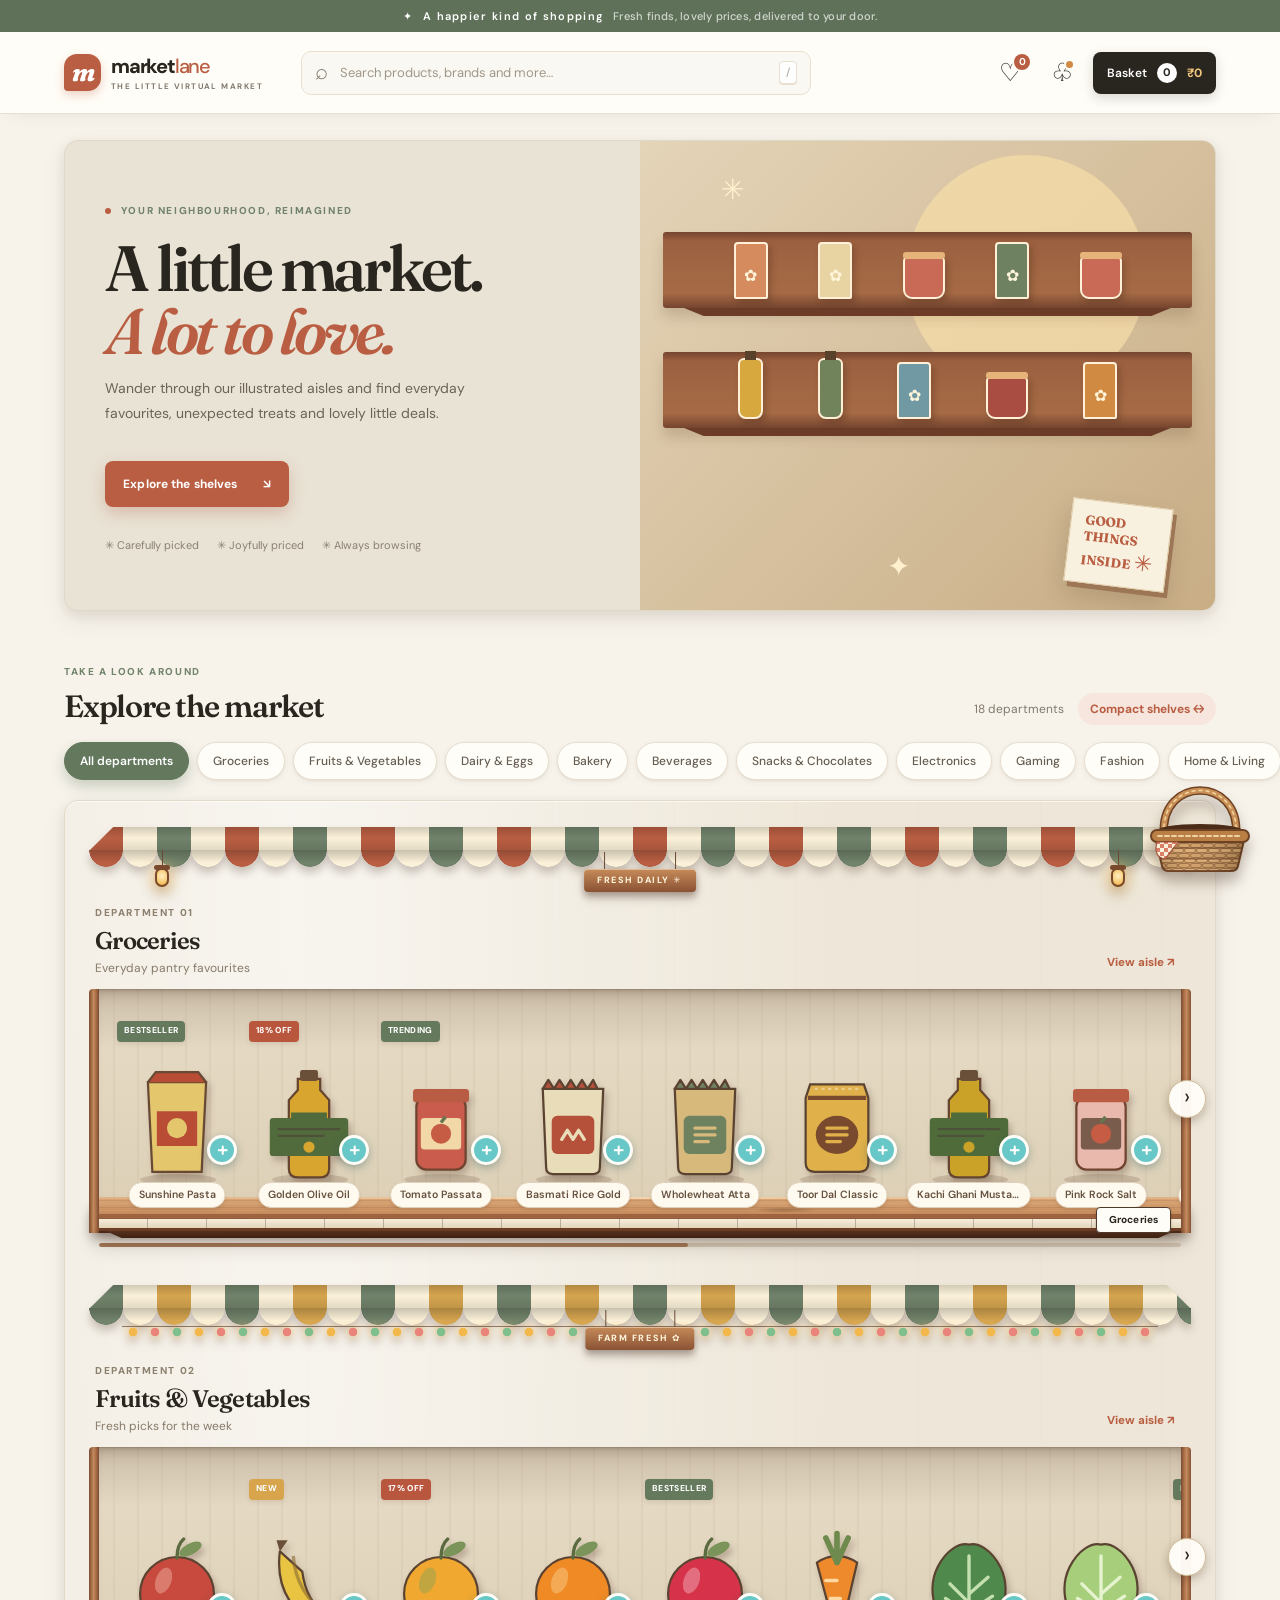
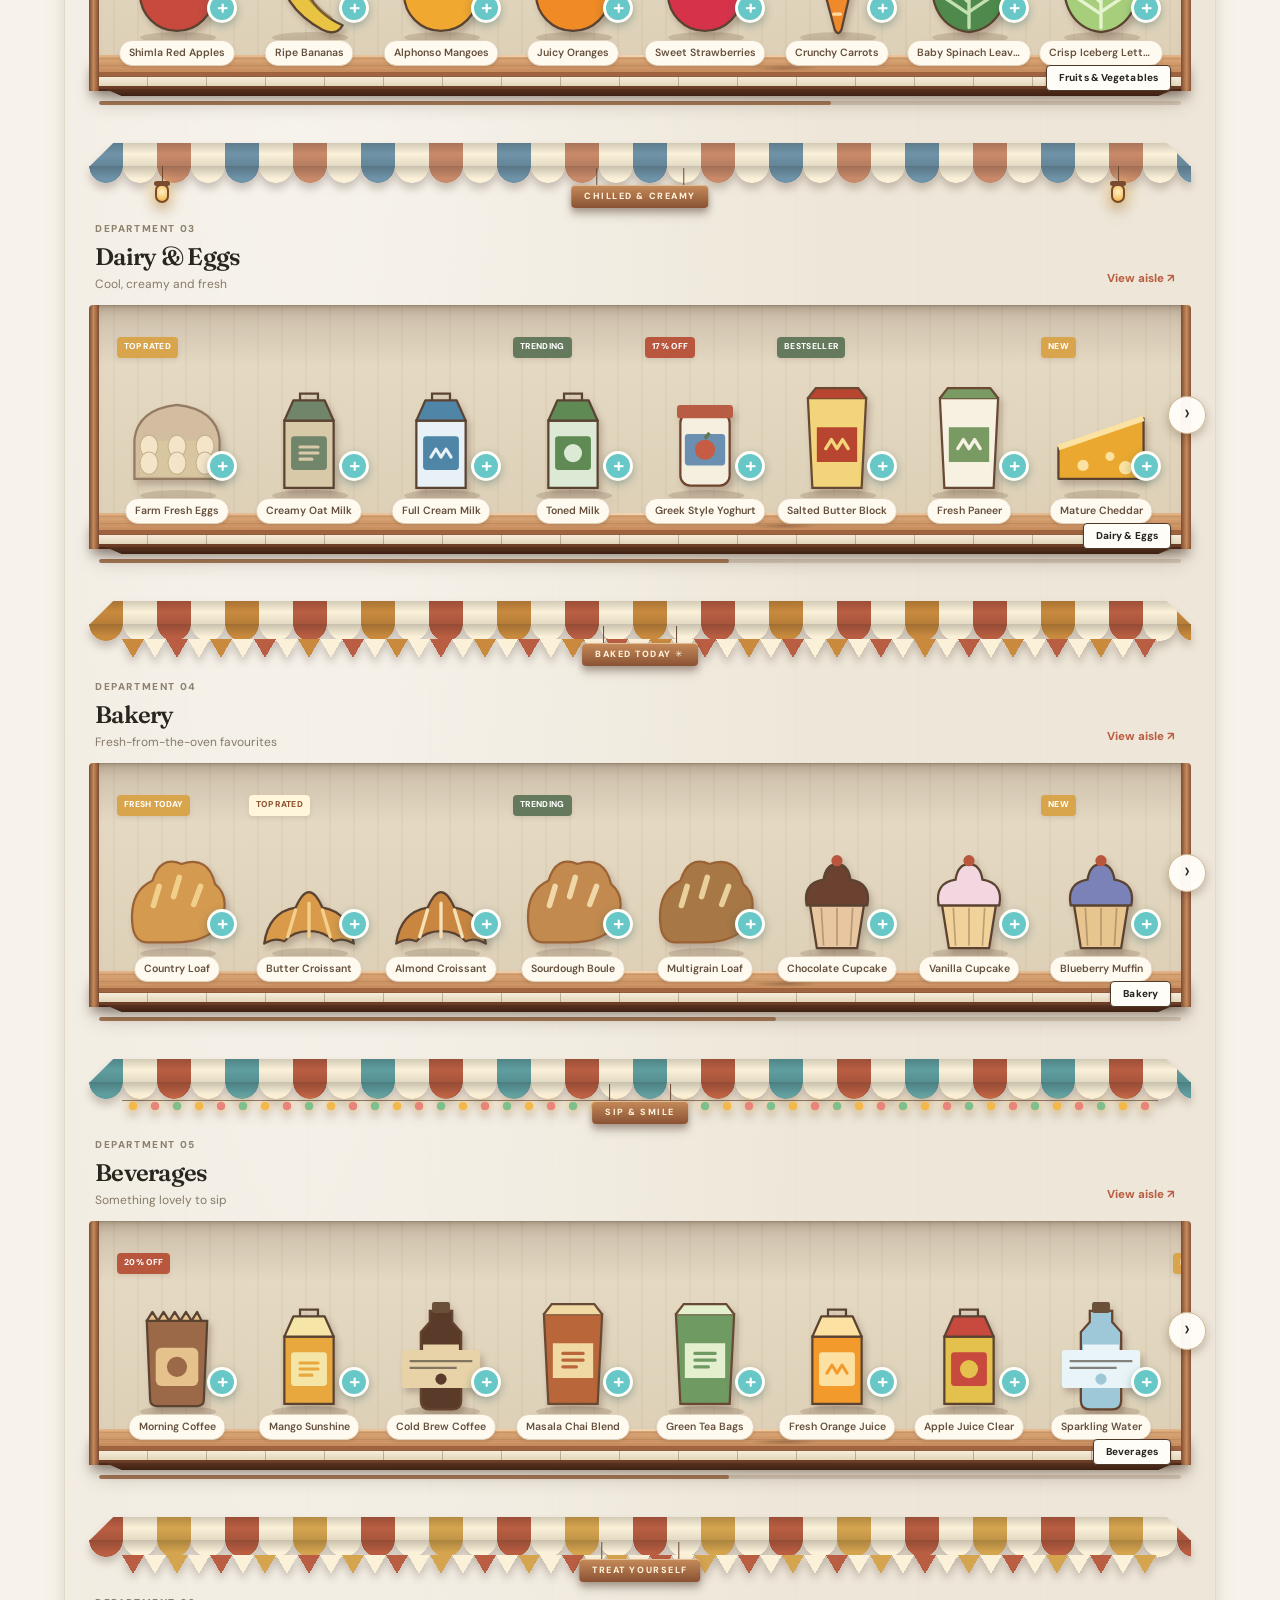
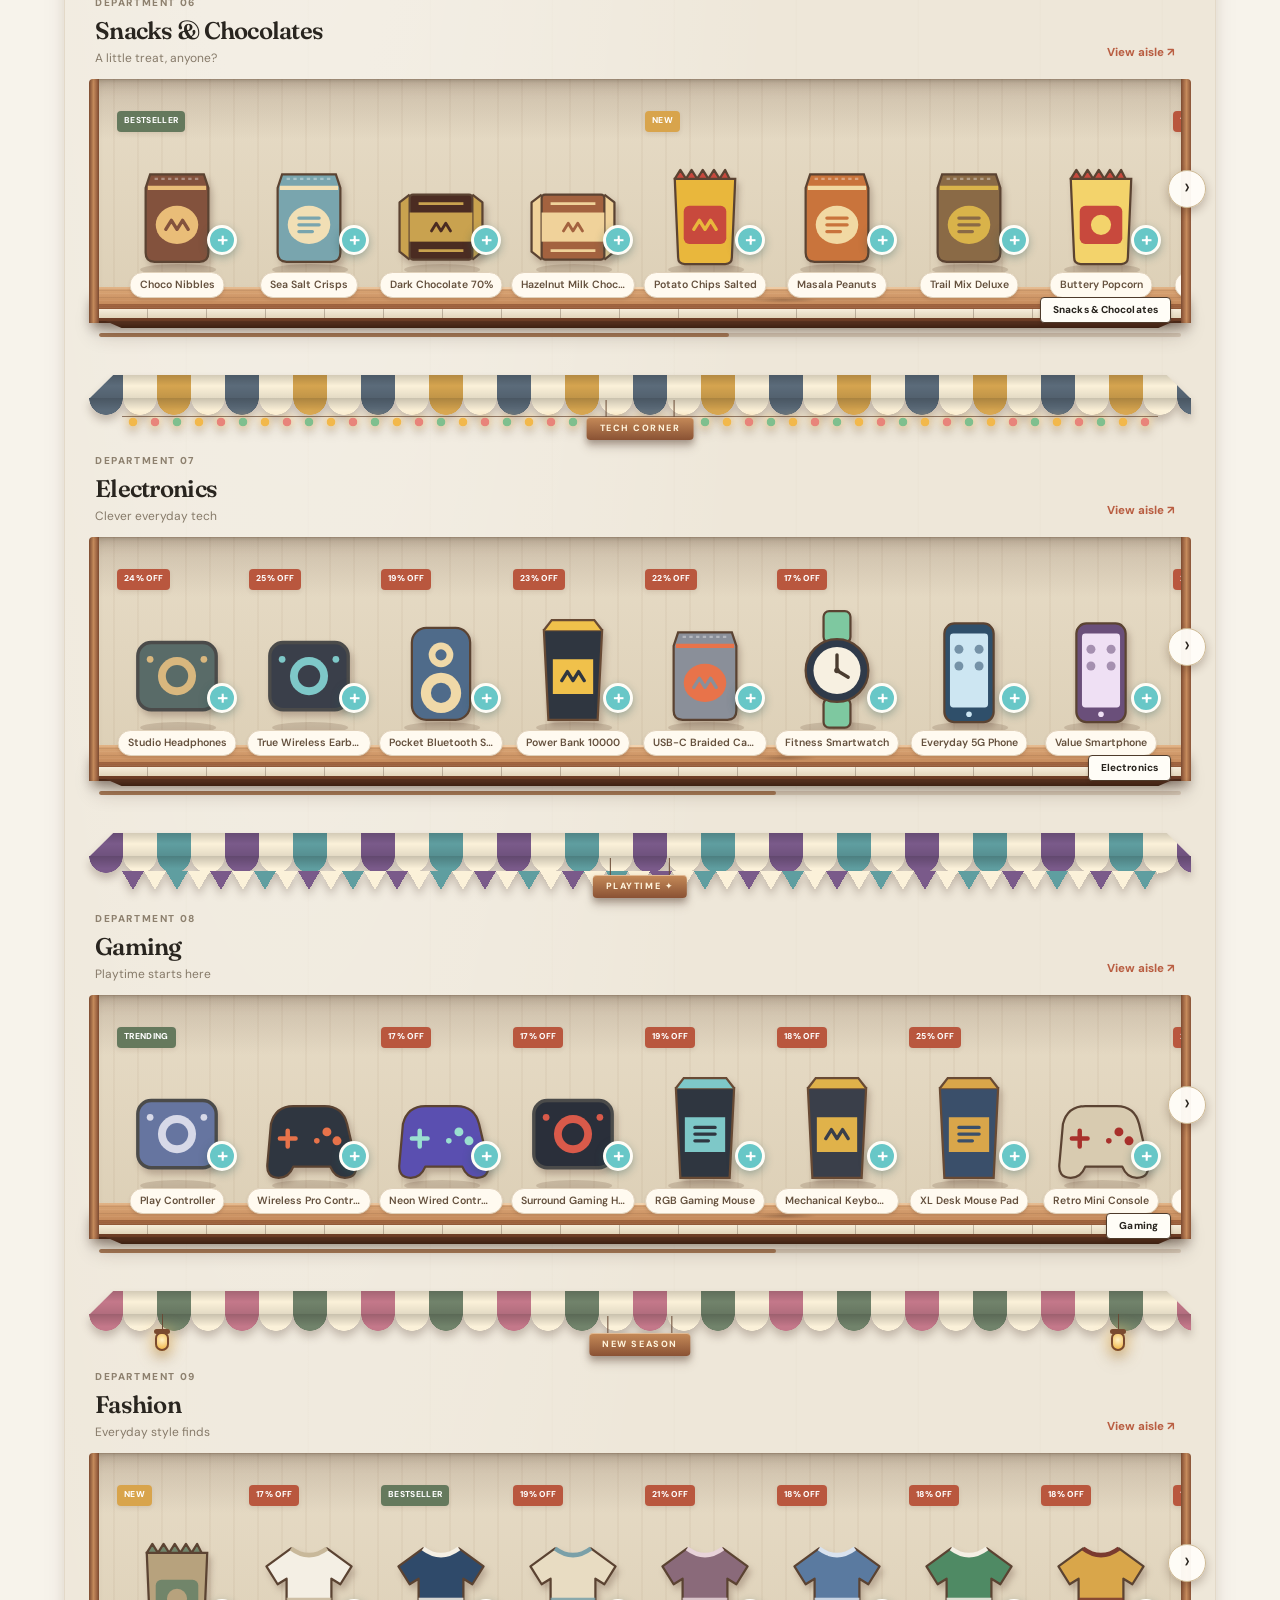
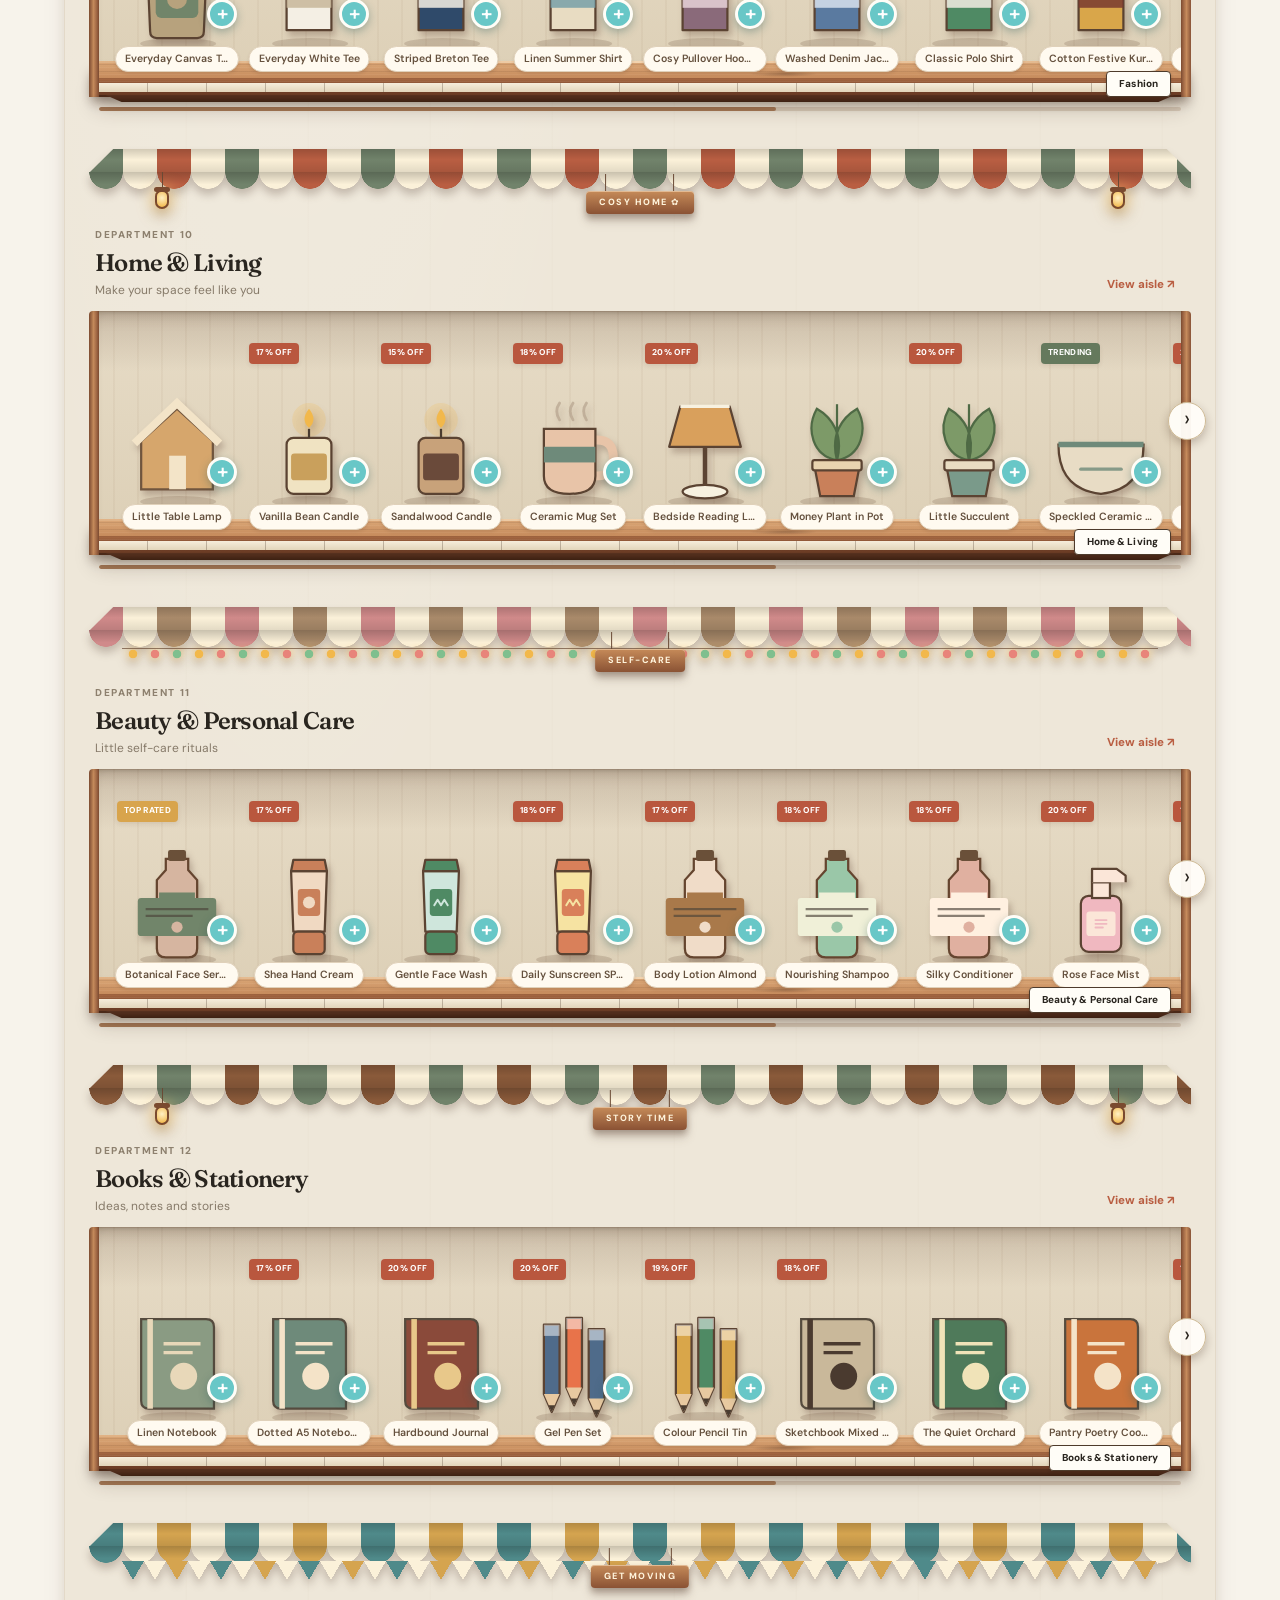
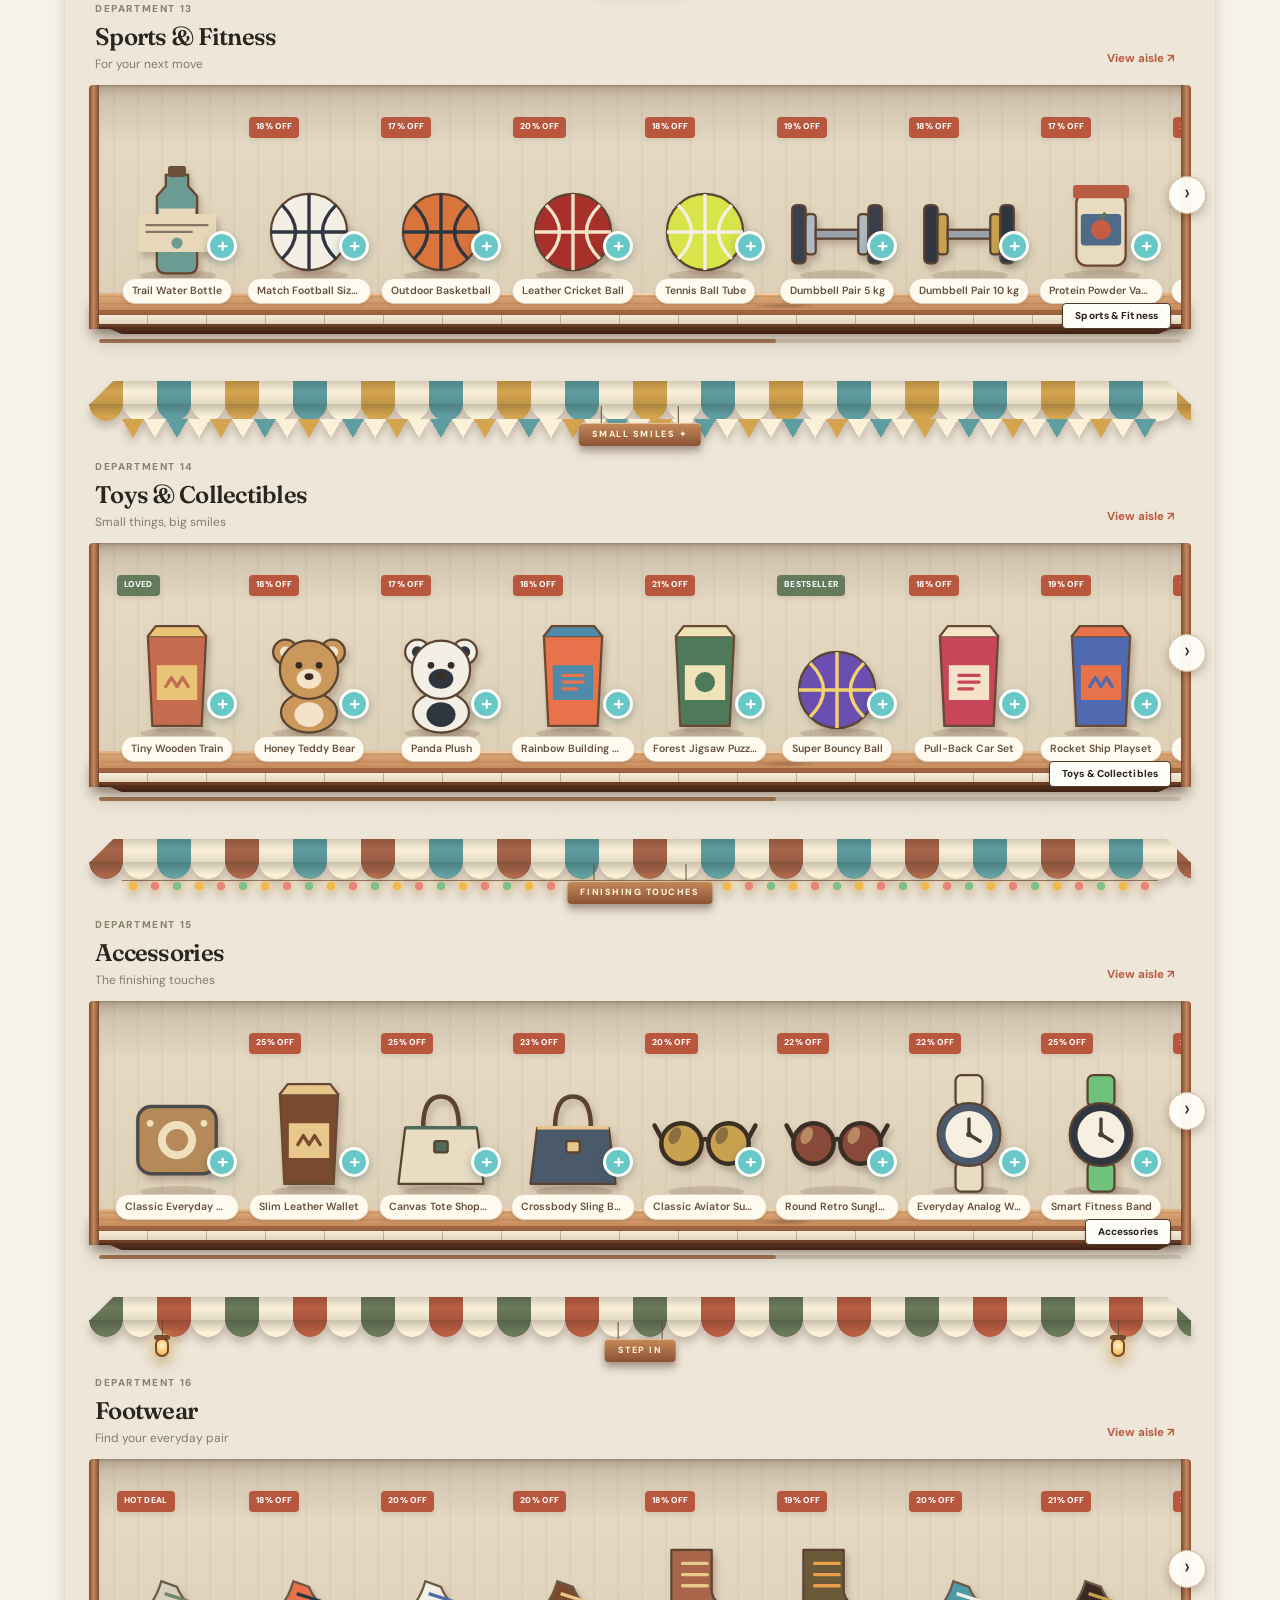
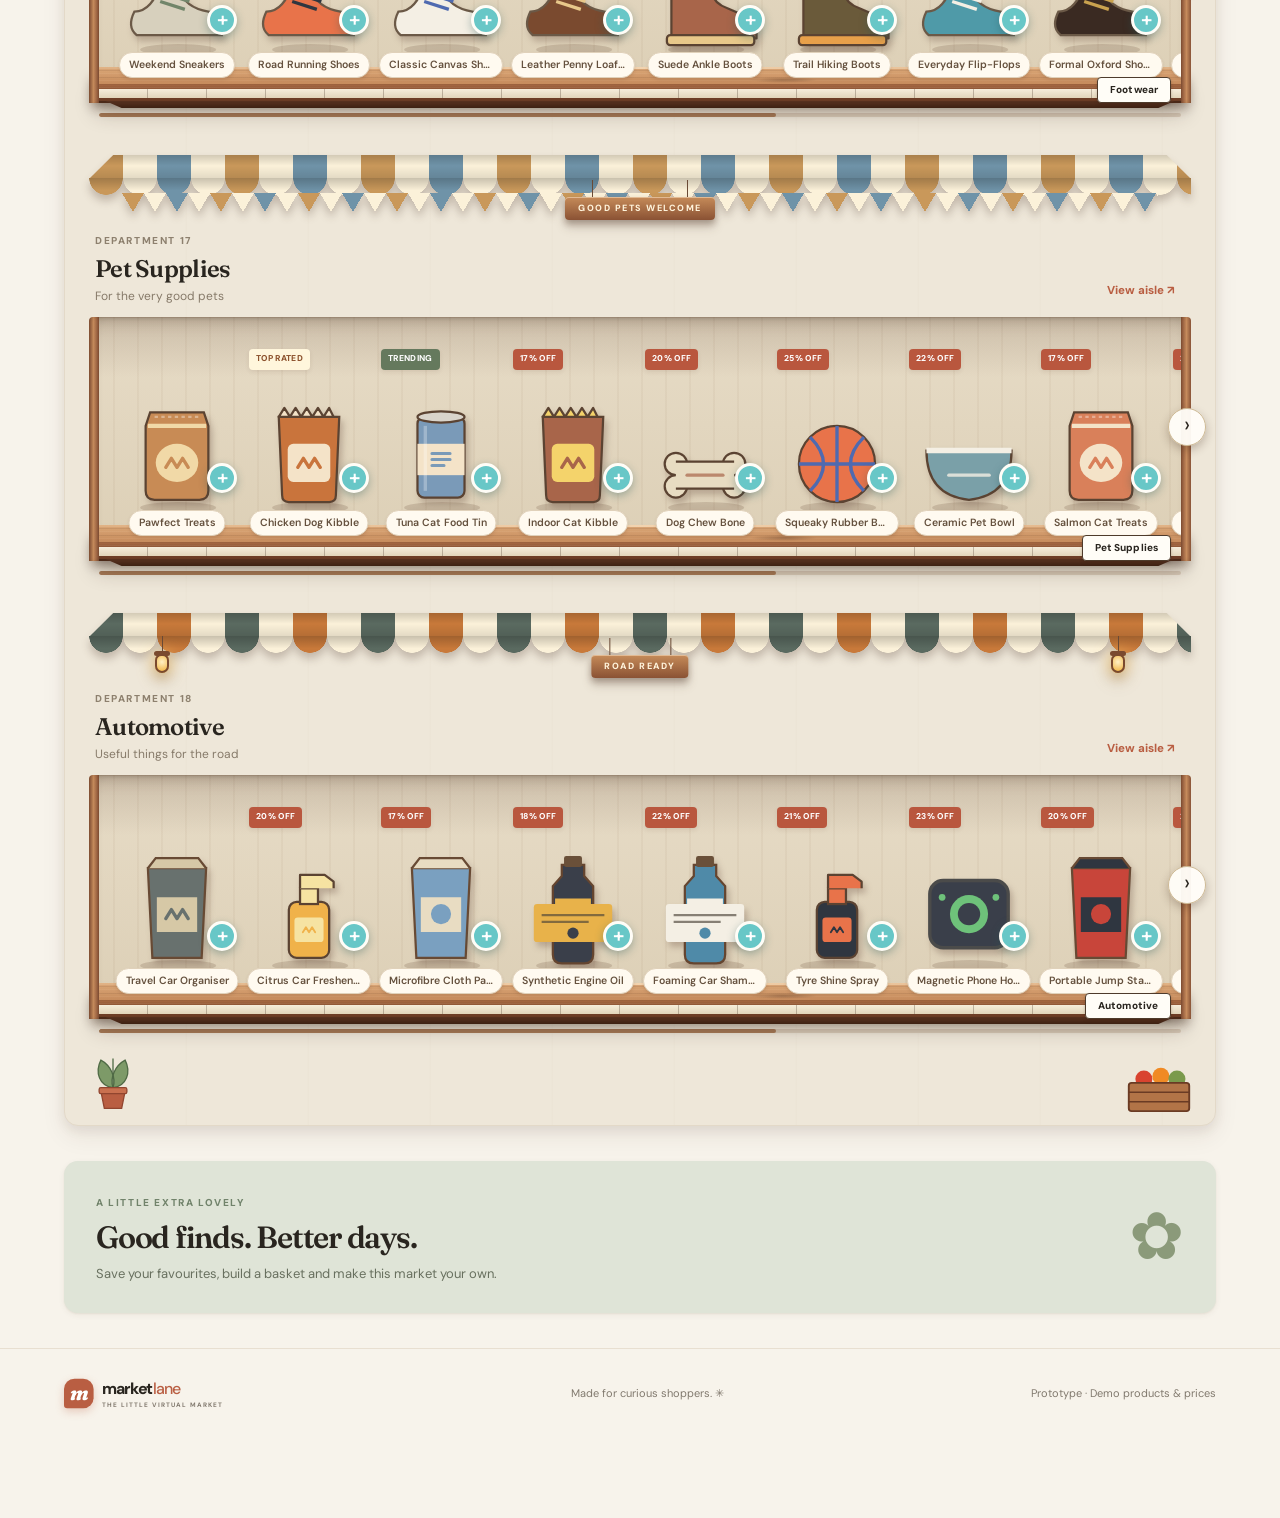
<file: index.html>
<!doctype html>
<html lang="en">
<head>
  <meta charset="UTF-8">
  <meta name="viewport" content="width=device-width, initial-scale=1">
  <meta name="theme-color" content="#f5efe5">
  <meta name="description" content="A beautifully illustrated virtual supermarket.">
  <title>Market Lane — A little more delightful shopping</title>
  <link rel="preconnect" href="https://fonts.googleapis.com">
  <link rel="preconnect" href="https://fonts.gstatic.com" crossorigin>
  <link href="https://fonts.googleapis.com/css2?family=DM+Sans:wght@400;500;600;700;800&family=Fraunces:opsz,wght@9..144,600;9..144,700&display=swap" rel="stylesheet">
  <link rel="stylesheet" href="css/style.css">
  <link rel="stylesheet" href="css/shelves.css">
  <link rel="stylesheet" href="css/animations.css">
  <link rel="stylesheet" href="css/polish.css">
</head>
<body>
  <div class="announcement"><span>✦</span> A happier kind of shopping <span class="announcement-note">Fresh finds, lovely prices, delivered to your door.</span></div>
  <header class="topbar">
    <a class="brand" href="#" aria-label="Market Lane home"><span class="brand-mark">m</span><span>market<span class="brand-light">lane</span><small>THE LITTLE VIRTUAL MARKET</small></span></a>
    <label class="searchbox"><span>⌕</span><input id="searchInput" type="search" placeholder="Search products, brands and more…" autocomplete="off"><kbd>/</kbd><div id="searchSuggestions" class="suggestions hidden"></div></label>
    <div class="header-actions">
      <button class="icon-button" id="wishlistOpen" aria-label="Open wishlist"><span>♡</span><i id="wishlistCount">0</i></button>
      <button class="icon-button notification-button" id="notificationsOpen" aria-label="Notifications">♧<i class="dot"></i></button>
      <button class="basket-button" id="basketOpen"><span>Basket</span><b id="basketCount">0</b><strong id="basketTotal">₹0</strong></button>
      <button class="mobile-menu" id="mobileMenu" aria-label="Open menu">☰</button>
    </div>
  </header>

  <main>
    <section class="hero">
      <div class="hero-copy">
        <span class="eyebrow"><span class="eyebrow-dot"></span> YOUR NEIGHBOURHOOD, REIMAGINED</span>
        <h1>A little market.<br><em>A lot to love.</em></h1>
        <p>Wander through our illustrated aisles and find everyday favourites, unexpected treats and lovely little deals.</p>
        <button class="primary-button" id="exploreButton">Explore the shelves <span>↘</span></button>
        <div class="hero-meta"><span>✳ Carefully picked</span><span>✳ Joyfully priced</span><span>✳ Always browsing</span></div>
      </div>
      <div class="hero-art" aria-label="Illustrated market shelves">
        <div class="sun-disc"></div><div class="hero-shelf shelf-one"><span class="mini-pack pack-peach"></span><span class="mini-pack pack-cream"></span><span class="mini-jar"></span><span class="mini-pack pack-green"></span><span class="mini-jar"></span></div>
        <div class="hero-shelf shelf-two"><span class="mini-bottle"></span><span class="mini-bottle bottle-green"></span><span class="mini-pack pack-blue"></span><span class="mini-jar jar-red"></span><span class="mini-pack pack-orange"></span></div>
        <div class="hero-sticker">GOOD<br>THINGS<br>INSIDE <b>✳</b></div>
        <span class="hero-leaf leaf-a">✳</span><span class="hero-leaf leaf-b">✦</span>
      </div>
    </section>

    <section class="browse-bar" id="market">
      <div><span class="eyebrow">TAKE A LOOK AROUND</span><h2>Explore the market</h2></div>
      <div class="view-tools"><span id="shelfCount">15 departments</span><button id="densityToggle" class="text-button">Compact shelves ↔</button></div>
    </section>
    <nav class="category-chips" id="categoryChips" aria-label="Shop categories"></nav>
    <div class="market-floor" id="shelvesContainer"></div>

    <section class="bottom-promo">
      <div><span class="eyebrow">A LITTLE EXTRA LOVELY</span><h2>Good finds. Better days.</h2><p>Save your favourites, build a basket and make this market your own.</p></div>
      <span class="promo-flower">✿</span>
    </section>
  </main>

  <footer><a class="brand footer-brand" href="#"><span class="brand-mark">m</span><span>market<span class="brand-light">lane</span><small>THE LITTLE VIRTUAL MARKET</small></span></a><span>Made for curious shoppers. <b>✳</b></span><span>Prototype · Demo products & prices</span></footer>

  <div class="overlay hidden" id="overlay"></div>
  <aside class="drawer hidden" id="basketDrawer" aria-label="Basket"><div class="drawer-head"><div><span class="eyebrow">YOUR LITTLE HAUL</span><h2>Your basket <span id="drawerCount">(0)</span></h2></div><button class="close-button" data-close aria-label="Close">×</button></div><div id="basketItems" class="drawer-content"></div><div class="drawer-foot"><div class="delivery-note" id="deliveryNote">Add items to start your basket.</div><div class="total-line"><span>Subtotal</span><b id="drawerSubtotal">₹0</b></div><button class="primary-button checkout-button" id="checkoutButton">Continue to checkout <span>→</span></button><small class="demo-note">Demo checkout — no payment will be taken.</small></div></aside>
  <aside class="drawer hidden" id="wishlistDrawer" aria-label="Wishlist"><div class="drawer-head"><div><span class="eyebrow">SAVED FOR LATER</span><h2>Your wishlist</h2></div><button class="close-button" data-close aria-label="Close">×</button></div><div id="wishlistItems" class="drawer-content"></div></aside>
  <aside class="drawer hidden" id="notificationDrawer" aria-label="Notifications"><div class="drawer-head"><div><span class="eyebrow">THE LATEST LITTLE THINGS</span><h2>Updates</h2></div><button class="close-button" data-close aria-label="Close">×</button></div><div class="drawer-content"><article class="notice-card"><span>✦</span><div><b>Welcome to Market Lane!</b><p>Take a wander through the shelves. This is a prototype market, so everything is a demo.</p><small>Just now</small></div></article><article class="notice-card"><span>♡</span><div><b>Save what you love</b><p>Tap the heart on any product to keep it in your wishlist.</p><small>A little tip</small></div></article></div></aside>

  <section class="product-modal hidden" id="productModal" role="dialog" aria-modal="true" aria-label="Product details"><button class="close-button modal-close" data-close aria-label="Close">×</button><div id="productModalContent"></div></section>
  <div class="toast" id="toast" role="status" aria-live="polite"></div>
  <script type="module" src="js/app.js"></script>
</body>
</html>
</file>
<file: css/style.css>
:root{--ink:#29251f;--muted:#81796e;--paper:#f7f3eb;--cream:#fffdf8;--line:#e8dfd1;--terra:#b95e42;--terra-dark:#91452f;--sage:#71836b;--gold:#d5a44f;--wood:#8b4c31;--wood-dark:#61331f;--shadow:0 14px 35px rgba(68,43,25,.12);font-family:"DM Sans",sans-serif;color:var(--ink);background:var(--paper);font-synthesis:none}
*{box-sizing:border-box}html{scroll-behavior:smooth}body{margin:0;min-width:320px;background:var(--paper)}button,input{font:inherit}button{cursor:pointer}.announcement{height:32px;background:#5f7259;color:#fff;text-align:center;font-size:10px;letter-spacing:.12em;display:flex;align-items:center;justify-content:center;gap:10px}.announcement-note{opacity:.72;letter-spacing:.02em}.topbar{height:82px;padding:0 clamp(18px,5vw,76px);display:flex;align-items:center;gap:38px;background:rgba(255,253,248,.94);border-bottom:1px solid var(--line);position:sticky;top:0;z-index:20;backdrop-filter:blur(16px)}.brand{display:flex;align-items:center;gap:10px;text-decoration:none;color:var(--ink);font-weight:800;font-size:20px;letter-spacing:-.06em;line-height:1}.brand-mark{width:37px;height:37px;border-radius:13px 13px 13px 4px;background:var(--terra);color:white;display:grid;place-items:center;font-family:Fraunces,serif;font-size:25px;font-style:italic}.brand-light{font-weight:500;color:var(--terra)}.brand small{display:block;font-size:7px;letter-spacing:.18em;color:var(--muted);font-weight:700;margin-top:5px}.searchbox{height:43px;max-width:510px;flex:1;display:flex;align-items:center;gap:10px;padding:0 13px;border:1px solid var(--line);border-radius:8px;background:#faf8f2;position:relative}.searchbox>span{font-size:23px;color:var(--muted)}.searchbox input{border:0;outline:0;background:transparent;width:100%;font-size:12px;color:var(--ink)}kbd{font-size:10px;color:#a69d91;border:1px solid var(--line);border-radius:4px;padding:2px 6px}.header-actions{margin-left:auto;display:flex;align-items:center;gap:17px}.icon-button{border:0;background:transparent;font-size:25px;color:var(--ink);position:relative;padding:5px}.icon-button i{position:absolute;right:-3px;top:0;font-style:normal;font-size:9px;background:var(--terra);color:white;border-radius:20px;min-width:15px;height:15px;display:grid;place-items:center}.icon-button .dot{min-width:7px;width:7px;height:7px;background:#d28b44}.basket-button{border:0;border-radius:6px;background:var(--ink);color:white;padding:11px 13px;display:flex;align-items:center;gap:10px;font-size:11px}.basket-button b{background:#fff;color:var(--ink);border-radius:50%;width:18px;height:18px;display:grid;place-items:center;font-size:10px}.basket-button strong{font-size:11px;color:#f3c77f}.mobile-menu{display:none;border:0;background:transparent;font-size:22px}.hero{margin:26px clamp(18px,5vw,76px) 0;min-height:320px;background:#e9e3d5;border-radius:12px;display:grid;grid-template-columns:1fr 1fr;overflow:hidden;position:relative}.hero-copy{padding:48px 7%;position:relative;z-index:2}.eyebrow{font-size:9px;font-weight:800;letter-spacing:.17em;color:var(--sage)}.eyebrow-dot{display:inline-block;width:6px;height:6px;background:var(--terra);border-radius:50%;margin-right:6px}.hero h1{font:600 clamp(38px,5vw,64px)/.98 Fraunces,serif;letter-spacing:-.055em;margin:17px 0 13px}.hero h1 em{color:var(--terra);font-weight:600}.hero-copy p{max-width:390px;color:#71695e;font-size:12px;line-height:1.8}.primary-button{border:0;background:var(--terra);color:white;padding:13px 17px;border-radius:5px;font-size:11px;font-weight:700;display:inline-flex;gap:25px;align-items:center;box-shadow:0 6px 15px #a94f3630;transition:.2s}.primary-button:hover{background:var(--terra-dark);transform:translateY(-2px)}.hero-meta{display:flex;gap:17px;margin-top:29px;color:#8a8073;font-size:9px}.hero-art{position:relative;overflow:hidden;background:linear-gradient(135deg,#e4d4b8,#c8ad85)}.sun-disc{position:absolute;width:240px;height:240px;border-radius:50%;background:#f4dba8;right:12%;top:14px;opacity:.8}.hero-shelf{position:absolute;left:4%;right:4%;height:76px;background:linear-gradient(#75452e,#9b6040 12%,#a66b45 80%,#75452e);border-radius:3px;box-shadow:0 9px 13px #55331e30;display:flex;align-items:flex-end;justify-content:space-evenly;padding:0 20px 9px}.hero-shelf:before{content:"";position:absolute;bottom:-8px;left:4%;right:4%;height:8px;background:#6c3c29;clip-path:polygon(0 0,100% 0,96% 100%,4% 100%)}.shelf-one{top:91px}.shelf-two{top:211px}.mini-pack,.mini-jar,.mini-bottle{display:block;position:relative;z-index:1;width:34px;height:57px;border:2px solid #fff0d7;border-radius:4px 4px 2px 2px;box-shadow:4px 4px 5px #4d2d1d40}.mini-pack:after{content:"✿";position:absolute;left:0;right:0;top:20px;text-align:center;color:#fff5db;font-size:16px}.pack-peach{background:#d58b5d}.pack-cream{background:#e8d4a3}.pack-green{background:#6e8261}.pack-blue{background:#7199a4}.pack-orange{background:#d18a42}.mini-jar{height:43px;width:42px;background:#c86a55;border-radius:5px 5px 9px 9px}.mini-jar:before{content:"";position:absolute;top:-6px;left:-2px;right:-2px;height:7px;background:#e6b47a;border-radius:3px}.jar-red{background:#a94c42}.mini-bottle{height:61px;width:25px;border-radius:6px 6px 8px 8px;background:#d6a83e}.mini-bottle:before{content:"";position:absolute;width:11px;height:9px;top:-9px;left:5px;background:#59412c}.bottle-green{background:#71835a}.hero-sticker{position:absolute;right:8%;bottom:23px;background:#f9f1df;color:var(--terra);font:700 13px/1.2 Fraunces,serif;padding:12px 14px;transform:rotate(7deg);box-shadow:4px 5px 0 #9c7655;border:1px solid #ddc9a5}.hero-sticker b{font-size:22px}.hero-leaf{position:absolute;color:#fff0ce;font-size:28px}.leaf-a{top:28px;left:14%}.leaf-b{bottom:22px;left:43%}.browse-bar{margin:47px clamp(18px,5vw,76px) 14px;display:flex;align-items:end;justify-content:space-between}.browse-bar h2,.bottom-promo h2{font:600 30px Fraunces,serif;margin:5px 0 0;letter-spacing:-.04em}.view-tools{display:flex;align-items:center;gap:20px;color:var(--muted);font-size:10px}.text-button{border:0;background:transparent;color:var(--terra);font-weight:700;font-size:10px}.category-chips{display:flex;gap:8px;overflow-x:auto;padding:0 clamp(18px,5vw,76px) 17px;scrollbar-width:none}.category-chips::-webkit-scrollbar{display:none}.category-chip{white-space:nowrap;border:1px solid var(--line);background:#fffdf8;border-radius:30px;padding:8px 13px;font-size:10px;color:#655d52;transition:.2s}.category-chip.active,.category-chip:hover{background:#64785e;color:white;border-color:#64785e}.market-floor{margin:0 clamp(18px,5vw,76px);background:#eee7d9;border:1px solid #e3d9c8;border-radius:10px;padding:18px 17px 28px;position:relative;overflow:hidden}.market-floor:before{content:"";position:absolute;inset:0;background:radial-gradient(ellipse at 20% 0%,#fff9 0,transparent 42%),repeating-linear-gradient(90deg,transparent 0 120px,#d9cdbb18 121px 122px);pointer-events:none}.bottom-promo{margin:35px clamp(18px,5vw,76px);padding:25px 30px;background:#dfe4d7;border-radius:9px;display:flex;align-items:center;justify-content:space-between}.bottom-promo p{font-size:11px;color:#68705f}.promo-flower{font-size:66px;color:#8b9a7a}footer{padding:24px clamp(18px,5vw,76px);border-top:1px solid var(--line);display:flex;align-items:center;justify-content:space-between;color:var(--muted);font-size:9px}.footer-brand{transform:scale(.8);transform-origin:left center}.overlay{position:fixed;inset:0;background:#241b16a6;z-index:40;backdrop-filter:blur(3px)}.hidden{display:none!important}.drawer{position:fixed;z-index:45;right:0;top:0;height:100dvh;width:min(430px,100%);background:var(--cream);box-shadow:-20px 0 50px #25180e25;display:flex;flex-direction:column;animation:drawerIn .28s ease}.drawer-head{padding:26px 25px 18px;border-bottom:1px solid var(--line);display:flex;justify-content:space-between;align-items:center}.drawer-head h2{font:600 26px Fraunces,serif;margin:5px 0}.drawer-head h2 span{font:500 12px "DM Sans";color:var(--muted)}.close-button{border:0;background:#f1eadf;border-radius:50%;width:34px;height:34px;font-size:23px;color:var(--ink)}.drawer-content{padding:17px 24px;overflow:auto;flex:1}.drawer-foot{padding:18px 24px 24px;border-top:1px solid var(--line)}.delivery-note{background:#edf0e8;color:#63745c;padding:11px;border-radius:5px;font-size:10px;margin-bottom:14px}.total-line{display:flex;justify-content:space-between;font-size:13px;margin-bottom:15px}.checkout-button{width:100%;justify-content:space-between}.demo-note{display:block;text-align:center;color:var(--muted);font-size:9px;margin-top:10px}.basket-row,.wishlist-row{display:grid;grid-template-columns:66px 1fr auto;gap:12px;padding:12px 0;border-bottom:1px solid var(--line);align-items:center}.basket-thumb,.wishlist-thumb{height:66px;border-radius:7px;background:#f1e8d7;display:grid;place-items:center}.basket-thumb svg,.wishlist-thumb svg{width:52px;height:58px}.basket-row h4,.wishlist-row h4{font-size:11px;margin:0 0 4px}.basket-row small,.wishlist-row small{color:var(--muted);font-size:9px}.qty-control{display:flex;align-items:center;gap:8px;margin-top:8px}.qty-control button{border:1px solid var(--line);background:white;width:22px;height:22px;border-radius:4px}.remove-button{border:0;background:transparent;color:var(--terra);font-size:10px}.empty-state{text-align:center;padding:55px 15px;color:var(--muted);font-size:12px}.empty-state b{display:block;font:600 22px Fraunces,serif;color:var(--ink);margin-bottom:8px}.notice-card{display:flex;gap:12px;padding:15px 0;border-bottom:1px solid var(--line)}.notice-card>span{width:34px;height:34px;display:grid;place-items:center;background:#f3e7d7;color:var(--terra);border-radius:50%}.notice-card b{font-size:12px}.notice-card p{font-size:10px;line-height:1.6;color:var(--muted)}.notice-card small{font-size:9px;color:#a49a8d}.product-modal{position:fixed;z-index:50;left:50%;top:50%;transform:translate(-50%,-50%);width:min(760px,calc(100% - 28px));max-height:calc(100dvh - 32px);overflow:auto;background:var(--cream);border-radius:12px;box-shadow:0 30px 90px #1d140e55;animation:modalIn .25s ease}.modal-close{position:sticky;float:right;top:12px;margin:12px 12px -46px 0;z-index:3}.toast{position:fixed;z-index:70;bottom:25px;left:50%;transform:translate(-50%,20px);opacity:0;background:#2f382d;color:white;padding:12px 18px;border-radius:6px;font-size:11px;box-shadow:var(--shadow);transition:.25s;pointer-events:none}.toast.show{opacity:1;transform:translate(-50%,0)}.suggestions{position:absolute;top:49px;left:0;right:0;background:white;border:1px solid var(--line);border-radius:8px;box-shadow:var(--shadow);padding:7px;z-index:30}.suggestion{display:flex;justify-content:space-between;padding:9px;border-radius:5px;font-size:11px;cursor:pointer}.suggestion:hover{background:#f5efe5}
@media(max-width:760px){.topbar{height:68px;gap:12px;padding:0 16px}.brand{font-size:17px}.brand-mark{width:32px;height:32px}.searchbox{max-width:none}.searchbox kbd,.notification-button{display:none}.header-actions{gap:8px}.basket-button{padding:9px}.basket-button strong{display:none}.mobile-menu{display:block}.hero{grid-template-columns:1fr;margin:16px 14px 0;min-height:470px}.hero-copy{padding:32px 25px 205px}.hero-art{position:absolute;bottom:0;left:0;right:0;height:210px}.sun-disc{width:170px;height:170px;top:5px}.shelf-one{top:49px}.shelf-two{top:135px;height:55px}.mini-pack{height:44px;width:27px}.mini-jar{height:34px;width:33px}.mini-bottle{height:47px;width:20px}.hero-sticker{bottom:12px;right:7%;font-size:10px;padding:8px}.hero h1{font-size:44px}.hero-meta{gap:9px;font-size:8px;flex-wrap:wrap}.browse-bar{margin:34px 17px 12px;align-items:start}.browse-bar h2{font-size:25px}.view-tools{flex-direction:column;align-items:end;gap:7px}.market-floor{margin:0 10px;padding:12px 8px 20px}.category-chips{padding-left:14px;padding-right:14px}.bottom-promo{margin:25px 14px;padding:20px}.bottom-promo h2{font-size:25px}footer{gap:10px;flex-wrap:wrap}.footer-brand{width:100%}}
@media(prefers-reduced-motion:reduce){*,*:before,*:after{scroll-behavior:auto!important;animation-duration:.01ms!important;transition-duration:.01ms!important}}
.filtered-out{display:none!important}.detail-layout{display:grid;grid-template-columns: .9fr 1.1fr;min-height:440px}.detail-visual{background:#eee6d7;display:flex;align-items:center;justify-content:center;position:relative;min-height:390px}.detail-art{width:65%;height:270px;display:grid;place-items:center;filter:drop-shadow(10px 16px 10px #4d38252a)}.detail-art svg{height:100%;max-width:100%}.detail-stamp{position:absolute;bottom:25px;left:25px;font-size:8px;letter-spacing:.15em;color:#87745e;font-weight:800}.detail-copy{padding:52px 38px 35px}.detail-copy h2{font:600 35px/1.05 Fraunces,serif;letter-spacing:-.04em;margin:9px 0}.rating{font-size:11px;color:#b1813e}.rating span{color:var(--muted)}.detail-price{display:flex;align-items:center;gap:10px;margin:20px 0}.detail-price b{font-size:25px}.detail-price del{font-size:12px;color:#a59a8c}.detail-price span{font-size:9px;background:#f5e2d8;color:#a84f38;padding:5px 7px;border-radius:4px;font-weight:800}.detail-description{font-size:11px;line-height:1.8;color:#766d62}.offer-box{background:#edf0e8;color:#63745c;padding:11px;border-radius:5px;font-size:10px;margin:16px 0}.detail-copy h4{font:600 16px Fraunces,serif;margin:20px 0 8px}.detail-copy ul{padding-left:16px;color:#766d62;font-size:10px;line-height:2}.detail-actions{display:flex;gap:10px;margin-top:20px}.detail-actions .primary-button{flex:1;justify-content:space-between}.detail-heart{width:45px;border:1px solid var(--line);background:white;border-radius:5px;font-size:22px;color:#9b6b56}.detail-heart.saved{color:#b94f45}.searchbox{z-index:25}
@media(max-width:600px){.detail-layout{grid-template-columns:1fr}.detail-visual{min-height:210px}.detail-art{height:165px}.detail-copy{padding:25px 23px 28px}.detail-copy h2{font-size:29px}.modal-close{position:sticky}.announcement-note{display:none}}
</file>
<file: css/shelves.css>
.department{position:relative;margin:0 0 25px;z-index:1}.department:last-child{margin-bottom:0}.department-head{display:flex;align-items:end;justify-content:space-between;padding:0 7px 10px}.department-kicker{font-size:8px;color:#8d806e;letter-spacing:.17em;font-weight:800}.department-title{font:600 22px Fraunces,serif;margin:3px 0 0;letter-spacing:-.03em}.department-desc{font-size:9px;color:#928675;margin:3px 0 0}.department-actions{display:flex;gap:7px;align-items:center}.shelf-arrow{width:28px;height:28px;border:1px solid #d8cbb8;background:#faf6ed;color:#685b4c;border-radius:50%;font-size:16px;transition:.2s}.shelf-arrow:hover{background:var(--terra);border-color:var(--terra);color:white}.view-all{border:0;background:transparent;color:var(--terra);font-size:9px;font-weight:800;margin-right:7px}.shelf-frame{position:relative;padding:0 3px 12px;overflow:hidden}.shelf-scroll{display:flex;align-items:flex-end;gap:0;overflow-x:auto;overflow-y:hidden;scroll-behavior:smooth;scroll-snap-type:x mandatory;scrollbar-width:none;padding:7px 4px 14px;overscroll-behavior-inline:contain}.shelf-scroll::-webkit-scrollbar{display:none}.shelf-track{position:absolute;left:0;right:0;bottom:8px;height:17px;background:linear-gradient(180deg,#c68b59 0%,#9c603d 38%,#754329 100%);border-radius:2px;box-shadow:0 5px 7px #67432d35,inset 0 2px 2px #e4b37d;z-index:0}.shelf-track:before{content:"";position:absolute;left:5%;right:5%;bottom:-8px;height:8px;background:#74432d;clip-path:polygon(0 0,100% 0,96% 100%,4% 100%)}.shelf-track:after{content:"";position:absolute;left:10%;right:10%;top:3px;height:2px;background:#e8b77d88}.shelf-product{position:relative;z-index:1;flex:0 0 132px;min-width:132px;height:190px;display:flex;flex-direction:column;align-items:center;justify-content:flex-end;padding:8px 10px 15px;scroll-snap-align:start;cursor:pointer;transition:transform .2s ease;outline:none}.shelf-product:hover,.shelf-product:focus-visible{transform:translateY(-7px)}.shelf-product:focus-visible .product-art{filter:drop-shadow(0 8px 7px #4c2c1b55)}.product-art{height:126px;width:100%;display:flex;align-items:flex-end;justify-content:center;filter:drop-shadow(3px 5px 3px #4b2b1d42);transition:filter .2s}.product-art svg{height:100%;max-width:100%;overflow:visible}.product-mini-name{position:absolute;bottom:-3px;left:50%;transform:translateX(-50%);font-size:8px;color:#65513e;background:#fffaf0;border:1px solid #e0d1ba;padding:3px 7px;border-radius:20px;white-space:nowrap;max-width:125px;overflow:hidden;text-overflow:ellipsis;box-shadow:0 2px 3px #563b2720}.product-tag{position:absolute;top:7px;left:5px;font-size:7px;font-weight:800;letter-spacing:.04em;padding:4px 6px;border-radius:3px;background:#fff6dc;color:#8c512c;box-shadow:0 2px 4px #52331b18}.product-tag.sale{background:#b9573e;color:white}.product-tag.trending{background:#65795d;color:white}.product-tag.new{background:#d8a44c;color:#fff}.product-heart{position:absolute;right:6px;top:5px;border:0;background:#fffaf0dd;color:#9b6b56;width:24px;height:24px;border-radius:50%;font-size:15px;opacity:0;transition:.2s;z-index:2}.shelf-product:hover .product-heart,.product-heart.saved{opacity:1}.product-heart.saved{color:#b94f45}.shelf-label-wrap{display:flex;justify-content:flex-end;align-items:center;position:relative;z-index:3;margin:-1px 12px 0 0}.shelf-label{border:1.5px solid #4e3b2b;background:#fffdf7;border-radius:6px;padding:6px 11px;font-size:10px;font-weight:800;box-shadow:0 2px 0 #593c2a30}.shelf-add{width:30px;height:30px;margin-left:-2px;border:3px solid #fffdf7;border-radius:50%;background:#68c7c7;color:white;font-size:21px;line-height:1;box-shadow:0 2px 4px #4a332533;transition:.2s}.shelf-add:hover{transform:rotate(90deg) scale(1.1);background:#4caeae}.shelf-progress{height:3px;background:#d8cbb9;border-radius:9px;margin:5px 12px 0;overflow:hidden}.shelf-progress span{display:block;height:100%;width:20%;background:#a77b58;border-radius:9px;transition:width .15s}.compact .shelf-product{flex-basis:110px;min-width:110px;height:165px}.compact .product-art{height:105px}.compact .department{margin-bottom:19px}.empty-category{padding:25px;text-align:center;color:#8d806e;font-size:11px}
@media(max-width:760px){.department-head{padding:0 5px 8px}.department-title{font-size:19px}.shelf-product{flex-basis:112px;min-width:112px;height:169px;padding-left:7px;padding-right:7px}.product-art{height:108px}.product-heart{opacity:1}.shelf-label{font-size:9px}.shelf-label-wrap{margin-right:5px}.shelf-arrow{width:25px;height:25px}.view-all{margin-right:2px}}
</file>
<file: css/animations.css>
@keyframes drawerIn{from{transform:translateX(35px);opacity:.6}to{transform:translateX(0);opacity:1}}@keyframes modalIn{from{opacity:0;transform:translate(-50%,-47%) scale(.98)}to{opacity:1;transform:translate(-50%,-50%) scale(1)}}@keyframes productEnter{from{opacity:0;transform:translateY(12px)}to{opacity:1;transform:translateY(0)}}@keyframes pop{0%{transform:scale(.7)}70%{transform:scale(1.15)}100%{transform:scale(1)}}.shelf-product{animation:productEnter .45s both}.shelf-product:nth-child(2){animation-delay:.03s}.shelf-product:nth-child(3){animation-delay:.06s}.shelf-product:nth-child(4){animation-delay:.09s}.shelf-product:nth-child(5){animation-delay:.12s}.shelf-add:active{animation:pop .22s ease}.category-chip{transition:background .2s,color .2s,transform .2s}.category-chip:active{transform:scale(.96)}
</file>
<file: css/polish.css>
/* ==========================================================================
   Market Lane — polish layer
   Loaded last. Only refines spacing, type, colour, shadow, motion and
   responsiveness. No layout, feature or markup changes.
   ========================================================================== */

:root{
  --ease:cubic-bezier(.22,.61,.36,1);
  --ease-spring:cubic-bezier(.34,1.4,.64,1);
  --shadow-sm:0 1px 2px rgba(68,43,25,.06),0 2px 6px rgba(68,43,25,.06);
  --shadow-md:0 4px 12px rgba(68,43,25,.08),0 10px 24px rgba(68,43,25,.08);
  --shadow-lg:0 18px 50px rgba(68,43,25,.16);
  --ring:0 0 0 3px rgba(185,94,66,.28);
  --terra-soft:#f6e6de;
}

/* ---------- Base ---------- */
html{-webkit-text-size-adjust:100%;text-size-adjust:100%}
body{-webkit-font-smoothing:antialiased;-moz-osx-font-smoothing:grayscale;text-rendering:optimizeLegibility;line-height:1.5;overflow-x:hidden}
button{-webkit-tap-highlight-color:transparent;transition:background-color .2s var(--ease),color .2s var(--ease),border-color .2s var(--ease),box-shadow .2s var(--ease),transform .2s var(--ease),opacity .2s var(--ease)}
h1,h2,h3{text-wrap:balance}
::selection{background:#f0c9b8;color:var(--ink)}

/* Keyboard focus: consistent, visible, brand-coloured */
:focus{outline:none}
:focus-visible{outline:2px solid var(--terra);outline-offset:2px;border-radius:6px}
.shelf-product:focus-visible{outline:none}
.shelf-product:focus-visible .product-mini-name{border-color:var(--terra);box-shadow:var(--ring)}
.searchbox:focus-within{border-color:#d3a08d;background:#fff;box-shadow:var(--ring)}
.searchbox input:focus-visible{outline:none}

/* ---------- Announcement + header ---------- */
.announcement{font-size:11px;font-weight:600;padding:0 14px;white-space:nowrap;overflow:hidden}
.announcement-note{font-weight:500;overflow:hidden;text-overflow:ellipsis}
.topbar{box-shadow:0 1px 0 rgba(255,255,255,.6) inset,0 6px 20px -12px rgba(68,43,25,.18);gap:clamp(18px,3vw,38px)}
.brand{flex-shrink:0}
.brand small{font-size:8px;margin-top:6px;white-space:nowrap}
.brand-mark{box-shadow:0 4px 10px rgba(185,94,66,.28);transition:transform .3s var(--ease-spring)}
.brand:hover .brand-mark{transform:rotate(-6deg) scale(1.04)}

.searchbox{height:44px;border-radius:10px;transition:border-color .2s var(--ease),background-color .2s var(--ease),box-shadow .2s var(--ease)}
.searchbox:hover{border-color:#d9cbb8}
.searchbox>span{font-size:22px;line-height:1;transform:translateY(-1px)}
.searchbox input{font-size:13px}
.searchbox input::placeholder{color:#a0978a}
kbd{font-family:inherit;font-size:11px;background:#fff;box-shadow:0 1px 0 var(--line)}

.header-actions{gap:10px}
.icon-button{width:42px;height:42px;padding:0;display:grid;place-items:center;border-radius:50%;line-height:1}
.icon-button:hover{background:#f3ece0}
.icon-button:active{transform:scale(.94)}
.icon-button i{right:1px;top:2px;font-size:10px;font-weight:700;min-width:16px;height:16px;padding:0 4px;box-shadow:0 0 0 2px var(--cream)}
.icon-button .dot{padding:0;right:10px;top:9px;box-shadow:0 0 0 2px var(--cream)}

.basket-button{height:42px;border-radius:8px;padding:0 14px;font-size:12px;font-weight:600;box-shadow:0 4px 12px rgba(41,37,31,.18)}
.basket-button:hover{background:#3a342b;transform:translateY(-1px);box-shadow:0 8px 18px rgba(41,37,31,.22)}
.basket-button:active{transform:translateY(0) scale(.98)}
.basket-button b{font-size:11px;width:20px;height:20px;font-weight:700}
.basket-button strong{font-size:12px;font-variant-numeric:tabular-nums}
.mobile-menu{width:42px;height:42px;border-radius:50%}
.mobile-menu:hover{background:#f3ece0}

/* ---------- Hero ---------- */
.hero{border:1px solid #e0d8c6;box-shadow:var(--shadow-md);border-radius:14px}
.hero-copy{padding:clamp(32px,4.5vw,56px) 7%}
.eyebrow{font-size:10px;letter-spacing:.16em}
.hero h1{margin:16px 0 14px}
.hero-copy p{font-size:14px;line-height:1.75;color:#6b6358}
.hero-copy .primary-button{margin-top:22px}
.hero-meta{font-size:11px;gap:10px 18px;flex-wrap:wrap;margin-top:30px}
.primary-button{font-size:12px;padding:14px 18px;border-radius:8px;letter-spacing:.01em;box-shadow:0 6px 16px rgba(169,79,54,.28);transition:background-color .2s var(--ease),transform .2s var(--ease),box-shadow .2s var(--ease)}
.primary-button:hover{box-shadow:0 10px 22px rgba(169,79,54,.32)}
.primary-button:active{transform:translateY(0) scale(.98);box-shadow:0 3px 8px rgba(169,79,54,.25)}
.primary-button>span{transition:transform .2s var(--ease)}
.primary-button:hover>span{transform:translateX(2px)}
.hero-sticker{box-shadow:4px 5px 0 #9c7655,0 12px 24px rgba(68,43,25,.18);transition:transform .35s var(--ease-spring)}
.hero-art:hover .hero-sticker{transform:rotate(4deg) scale(1.03)}
.mini-pack,.mini-jar,.mini-bottle{box-shadow:3px 4px 6px rgba(77,45,29,.32)}

/* ---------- Browse bar + chips ---------- */
.browse-bar{gap:16px}
.browse-bar h2,.bottom-promo h2{font-size:clamp(25px,2.4vw,32px)}
.view-tools{font-size:12px;gap:14px}
.text-button{font-size:12px;padding:7px 12px;border-radius:20px;background:var(--terra-soft);transition:background-color .2s var(--ease),color .2s var(--ease),transform .2s var(--ease)}
.text-button:hover{background:var(--terra);color:#fff}
.text-button:active{transform:scale(.97)}

.category-chips{padding-top:3px;padding-bottom:20px;scroll-padding-inline:clamp(18px,5vw,76px);-webkit-overflow-scrolling:touch}
.category-chip{font-size:12px;font-weight:500;padding:9px 15px;box-shadow:var(--shadow-sm);flex-shrink:0;transition:background-color .2s var(--ease),color .2s var(--ease),border-color .2s var(--ease),box-shadow .2s var(--ease),transform .2s var(--ease)}
.category-chip:hover{transform:translateY(-1px);box-shadow:var(--shadow-md)}
.category-chip.active{font-weight:600;box-shadow:0 6px 14px rgba(100,120,94,.32)}
.category-chip:active{transform:scale(.96)}

/* ---------- Market floor + departments ---------- */
.market-floor{border-radius:14px;box-shadow:var(--shadow-md),inset 0 1px 0 rgba(255,255,255,.7);padding:22px clamp(10px,2vw,22px) 30px}
.department{scroll-margin-top:100px;margin-bottom:30px}
.department-head{padding:0 8px 12px;gap:12px}
.department-kicker{font-size:10px;letter-spacing:.16em}
.department-title{font-size:clamp(20px,2vw,24px)}
.department-desc{font-size:12px;margin-top:4px;color:#867a69}
.department-actions{flex-shrink:0}
.shelf-arrow{width:32px;height:32px;display:grid;place-items:center;padding:0 0 2px;line-height:1;box-shadow:var(--shadow-sm)}
.shelf-arrow:hover{transform:translateY(-1px);box-shadow:var(--shadow-md)}
.shelf-arrow:active{transform:scale(.92)}
.view-all{font-size:11.5px;padding:6px 4px;margin-right:6px;border-radius:6px;transition:color .2s var(--ease),transform .2s var(--ease)}
.view-all:hover{color:var(--terra-dark);transform:translateX(1px)}

/* Wooden shelf: a touch more depth, same look */
.shelf-track{box-shadow:0 6px 10px rgba(103,67,45,.26),inset 0 2px 2px #e4b37d,inset 0 -2px 2px rgba(80,43,24,.35)}

/* Product items.
   NOTE: the original entrance animation used fill-mode "both", which locks
   transform at translateY(0) and silently overrides the hover lift. "backwards"
   keeps the staggered entrance but lets hover work. */
.shelf-product{animation-fill-mode:backwards;transition:transform .28s var(--ease)}
.shelf-product:nth-child(n+6){animation-delay:.15s}
.shelf-product:hover,.shelf-product:focus-visible{transform:translateY(-8px)}
.shelf-product:active{transform:translateY(-4px) scale(.98)}
.product-art{transition:filter .28s var(--ease)}
.shelf-product:hover .product-art{filter:drop-shadow(4px 12px 7px rgba(75,43,29,.38))}
.product-mini-name{font-size:10.5px;font-weight:600;padding:4px 9px;max-width:124px;transition:border-color .2s var(--ease),box-shadow .2s var(--ease),background-color .2s var(--ease)}
.shelf-product:hover .product-mini-name{background:#fff;border-color:#cfb994}
.product-tag{font-size:8.5px;padding:4px 7px;border-radius:4px;top:6px;left:6px}
.product-heart{width:28px;height:28px;right:5px;top:4px;display:grid;place-items:center;padding:0 0 1px;line-height:1;box-shadow:var(--shadow-sm);transition:opacity .2s var(--ease),transform .2s var(--ease-spring),background-color .2s var(--ease),color .2s var(--ease)}
.product-heart:hover{transform:scale(1.12);background:#fff;color:#b94f45}
.product-heart:active{transform:scale(.9)}
.shelf-product:focus-within .product-heart{opacity:1}
.product-heart.saved{background:#fff}
@media(hover:none){.product-heart{opacity:1}}

.shelf-label{font-size:11px;letter-spacing:.01em;padding:7px 12px}
.shelf-add{width:32px;height:32px;display:grid;place-items:center;padding:0 0 2px;transition:transform .25s var(--ease-spring),background-color .2s var(--ease),box-shadow .2s var(--ease)}
.shelf-add:hover{box-shadow:0 4px 10px rgba(74,51,37,.3)}
.shelf-progress{height:4px;margin:6px 12px 0}
.shelf-progress span{transition:none;will-change:transform}
.empty-category{font-size:13px;padding:28px 20px;border:1px dashed #d8cbb8;border-radius:10px;margin:0 8px;background:rgba(255,255,255,.35)}

/* ---------- Bottom promo + footer ---------- */
.bottom-promo{padding:28px 32px;border-radius:14px;box-shadow:var(--shadow-sm);gap:20px}
.bottom-promo p{font-size:13px;line-height:1.6;margin:8px 0 0}
.promo-flower{flex-shrink:0;line-height:1}
footer{font-size:11px;gap:12px 20px;padding-top:26px;padding-bottom:30px}

/* ---------- Overlay, drawers, modal ---------- */
.overlay{background:rgba(36,27,22,.55);animation:fadeIn .25s var(--ease)}
.drawer{box-shadow:-24px 0 60px rgba(37,24,14,.2);animation:drawerIn .32s var(--ease)}
.drawer-head{padding:24px 24px 18px}
.drawer-head h2{font-size:clamp(22px,2.2vw,26px);margin:6px 0 0}
.drawer-head h2 span{font-size:13px}
.drawer-content{padding:6px 24px 18px;overscroll-behavior:contain;scrollbar-width:thin;scrollbar-color:#d8cbb8 transparent}
.drawer-foot{padding:18px 24px calc(24px + env(safe-area-inset-bottom,0px));box-shadow:0 -10px 24px -16px rgba(68,43,25,.2);background:var(--cream)}
.close-button{width:36px;height:36px;display:grid;place-items:center;padding:0 0 2px;line-height:1;flex-shrink:0;transition:background-color .2s var(--ease),transform .25s var(--ease),color .2s var(--ease)}
.close-button:hover{background:#e8dcc9;transform:rotate(90deg)}
.close-button:active{transform:rotate(90deg) scale(.92)}
.delivery-note{font-size:12px;line-height:1.5;padding:12px 14px;border-radius:8px}
.total-line{font-size:14px;align-items:baseline}
.total-line b{font-size:18px;font-variant-numeric:tabular-nums}
.checkout-button{padding:15px 18px}
.demo-note{font-size:11px;margin-top:12px}

.basket-row,.wishlist-row{gap:14px;padding:14px 0;grid-template-columns:68px 1fr auto}
.basket-row:last-child,.wishlist-row:last-child{border-bottom:0}
.basket-thumb,.wishlist-thumb{height:68px;border:1px solid #eadfcb}
.basket-row h4,.wishlist-row h4{font-size:13px;line-height:1.35;margin:0 0 3px}
.basket-row small,.wishlist-row small{font-size:11.5px}
.basket-row>b{font-size:13px;font-variant-numeric:tabular-nums;align-self:start;padding-top:2px}
.qty-control{gap:6px;margin-top:10px}
.qty-control b{min-width:22px;text-align:center;font-size:13px;font-variant-numeric:tabular-nums}
.qty-control button{width:28px;height:28px;border-radius:7px;display:grid;place-items:center;padding:0 0 1px;line-height:1;font-size:15px;color:var(--ink)}
.qty-control button:hover{background:var(--ink);border-color:var(--ink);color:#fff}
.qty-control button:active{transform:scale(.92)}
.remove-button{font-size:12px;font-weight:600;padding:6px 8px;border-radius:6px}
.remove-button:hover{background:var(--terra-soft);color:var(--terra-dark)}
.empty-state{font-size:13px;line-height:1.6;padding:60px 18px}
.empty-state b{font-size:23px;line-height:1.2}
.notice-card{padding:16px 0}
.notice-card:last-child{border-bottom:0}
.notice-card b{font-size:13.5px}
.notice-card p{font-size:12.5px;margin:4px 0 6px}
.notice-card small{font-size:11px}

.product-modal{border-radius:16px;box-shadow:var(--shadow-lg),0 0 0 1px rgba(68,43,25,.05);animation:modalIn .3s var(--ease);overscroll-behavior:contain}
.modal-close{background:rgba(255,253,248,.92);box-shadow:var(--shadow-sm);backdrop-filter:blur(6px)}
.detail-visual{background:radial-gradient(ellipse at 50% 35%,#f6efe0 0,#eee6d7 60%,#e8dfcc 100%)}
.detail-stamp{font-size:10px}
.detail-copy{padding:clamp(40px,5vw,52px) clamp(24px,4vw,38px) 32px}
.detail-copy h2{font-size:clamp(28px,3.6vw,35px)}
.rating{font-size:12.5px}
.detail-price b{font-size:26px;font-variant-numeric:tabular-nums}
.detail-price del{font-size:13px}
.detail-price span{font-size:10.5px}
.detail-description{font-size:13px;line-height:1.75}
.offer-box{font-size:12px;line-height:1.5;padding:12px 14px;border-radius:8px}
.detail-copy h4{font-size:17px}
.detail-copy ul{font-size:12.5px;line-height:1.9}
.detail-actions{align-items:stretch}
.detail-heart{width:48px;border-radius:8px;display:grid;place-items:center;padding:0 0 2px;transition:background-color .2s var(--ease),border-color .2s var(--ease),transform .2s var(--ease-spring),color .2s var(--ease)}
.detail-heart:hover{border-color:#d9a99a;background:#fff7f4;transform:scale(1.05)}
.detail-heart:active{transform:scale(.94)}
.detail-heart.saved{background:#fdeeea;border-color:#e8b9ac}

/* ---------- Toast + suggestions ---------- */
.toast{font-size:13px;font-weight:500;padding:13px 20px;border-radius:10px;box-shadow:var(--shadow-lg);max-width:calc(100vw - 32px);text-align:center;transition:opacity .25s var(--ease),transform .3s var(--ease-spring)}
.suggestions{top:calc(100% + 8px);border-radius:12px;box-shadow:var(--shadow-lg);padding:6px;max-height:min(340px,60dvh);overflow:auto}
.suggestion{font-size:13px;padding:10px 12px;gap:12px;border-radius:8px;transition:background-color .15s var(--ease)}
.suggestion span{overflow:hidden;text-overflow:ellipsis;white-space:nowrap}
.suggestion b{font-variant-numeric:tabular-nums;flex-shrink:0}
.suggestion:hover{background:#f5efe5}

/* ---------- Motion ---------- */
@keyframes fadeIn{from{opacity:0}to{opacity:1}}

/* ---------- Tablet ---------- */
@media(max-width:1000px){
  .topbar{gap:18px}
  .hero-copy{padding:40px 6%}
  .announcement-note{display:none}
}

/* ---------- Mobile ---------- */
@media(max-width:760px){
  .announcement{font-size:10.5px}
  .topbar{padding:0 14px;gap:10px}
  .brand small{display:none}
  .searchbox{height:42px;min-width:0}
  .searchbox input{font-size:16px} /* prevents iOS focus-zoom */
  .header-actions{gap:2px}
  .icon-button,.mobile-menu{width:40px;height:40px}
  .basket-button{height:40px;padding:0 11px}
  .hero{border-radius:12px}
  .hero-copy p{font-size:13.5px}
  .hero-meta{font-size:10.5px}
  .eyebrow{font-size:9.5px}
  .browse-bar h2{font-size:25px}
  .market-floor{margin:0 10px;padding:16px 8px 22px;border-radius:12px}
  .department-head{padding:0 6px 10px}
  .department-desc{font-size:11.5px}
  .shelf-arrow{width:32px;height:32px}
  .view-all{font-size:11px}
  .product-heart{width:30px;height:30px}
  .product-mini-name{font-size:10px}
  .drawer-head,.drawer-content,.drawer-foot{padding-left:18px;padding-right:18px}
  .bottom-promo{padding:22px 20px}
  .promo-flower{font-size:48px}
  .toast{bottom:calc(18px + env(safe-area-inset-bottom,0px))}
  footer{padding-bottom:calc(26px + env(safe-area-inset-bottom,0px))}
}
@media(max-width:480px){
  .topbar>.brand>span:last-child{display:none} /* keep the mark so the search field stays usable on phones */
  .topbar{gap:10px}
  .searchbox{padding:0 11px;gap:7px;flex:1 1 0}
}
@media(max-width:380px){
  .topbar{gap:8px;padding:0 12px}
  .basket-button{gap:7px;padding:0 9px}
  .icon-button{width:36px}
  .view-all{display:none}
  .department-title{font-size:18px}
}
@media(max-width:600px){
  .detail-copy h2{font-size:28px}
  .detail-actions{margin-top:22px}
}

/* Honour reduced motion for the new motion too */
@media(prefers-reduced-motion:reduce){
  .shelf-product,.shelf-product:hover,.category-chip:hover,.primary-button:hover,.close-button:hover{transform:none!important}
}


/* ==========================================================================
   Round 2 — fuller shelves, per-product add button, hover glow, awning,
   market decorations and realistic supermarket shelving.
   ========================================================================== */

/* ---------- Per-department striped awning ----------
   Each department renders its own awning (see awning() in shelves.js).
   --a / --c are that department's two stripe colours; cream is shared. */
.awning{--w:34px;--b:#fbf1d9;position:relative;margin:0 2px;height:24px;z-index:6;
  filter:drop-shadow(0 6px 4px rgba(60,35,20,.24))}
.awning-roof,.awning-valance{
  background:repeating-linear-gradient(90deg,var(--a) 0 var(--w),var(--b) var(--w) calc(var(--w)*2),var(--c) calc(var(--w)*2) calc(var(--w)*3),var(--b) calc(var(--w)*3) calc(var(--w)*4))}
.awning-roof{position:absolute;inset:0;border-radius:3px 3px 0 0;clip-path:polygon(2.2% 0,97.8% 0,100% 100%,0 100%)}
.awning-roof:after,.awning-valance:after{content:"";position:absolute;inset:0;pointer-events:none}
.awning-roof:after{background:linear-gradient(180deg,rgba(0,0,0,.16),rgba(0,0,0,0) 45%,rgba(0,0,0,.1))}
.awning-valance{position:absolute;left:0;right:0;top:23px;height:calc(var(--w)/2 + 1px);
  -webkit-mask:radial-gradient(circle at 50% 0,#000 calc(var(--w)/2 - .5px),transparent calc(var(--w)/2)) 0 0/var(--w) 100% repeat-x;
          mask:radial-gradient(circle at 50% 0,#000 calc(var(--w)/2 - .5px),transparent calc(var(--w)/2)) 0 0/var(--w) 100% repeat-x}
.awning-valance:after{background:linear-gradient(180deg,rgba(0,0,0,.2),rgba(0,0,0,0) 70%)}
/* hanging sign (all departments) */
.awning-sign{position:absolute;left:50%;top:42px;z-index:4;white-space:nowrap;transform:translateX(-50%);transform-origin:50% -18px;
  padding:5px 13px;border-radius:4px;font-size:9px;font-weight:800;letter-spacing:.17em;color:#fff4dc;
  background:linear-gradient(180deg,#c68b59,#8a5234);box-shadow:inset 0 1px 0 rgba(255,235,205,.5),0 3px 6px rgba(60,35,20,.26);
  animation:sway 6s ease-in-out infinite}
.awning-sign:before,.awning-sign:after{content:"";position:absolute;top:-17px;width:1px;height:17px;background:#6a4a35}
.awning-sign:before{left:18%}.awning-sign:after{right:18%}
/* decoration variant 1: lanterns */
.awning-lantern{position:absolute;top:41px;width:14px;height:19px;border-radius:7px 7px 8px 8px;z-index:4;
  background:radial-gradient(circle at 50% 42%,#fff0c4,#f2b84b 72%);
  box-shadow:inset 0 0 0 2px #7a4a2f,0 0 14px 4px rgba(255,205,110,.5);animation:flicker 4s ease-in-out infinite}
.awning-lantern:before{content:"";position:absolute;left:50%;bottom:100%;width:1px;height:18px;background:#6a4a35}
.awning-lantern:after{content:"";position:absolute;left:-1px;right:-1px;top:-3px;height:5px;border-radius:3px;background:#7a4a2f}
.lantern-l{left:6%}.lantern-r{right:6%;animation-delay:-2s}
/* decoration variant 2: bunting flags */
.awning-bunting{position:absolute;left:3%;right:3%;top:38px;height:19px;z-index:4;
  background:repeating-linear-gradient(90deg,var(--a) 0 22px,var(--b) 22px 44px,var(--c) 44px 66px,var(--b) 66px 88px);
  -webkit-mask:conic-gradient(from -30deg at 50% 100%,#000 60deg,transparent 0) 0 0/22px 100% repeat-x;
          mask:conic-gradient(from -30deg at 50% 100%,#000 60deg,transparent 0) 0 0/22px 100% repeat-x;
  filter:drop-shadow(0 2px 2px rgba(60,35,20,.2))}
/* decoration variant 3: string lights */
.awning-bulbs{position:absolute;left:3%;right:3%;top:37px;height:18px;z-index:4;
  background:radial-gradient(circle at 11px 10px,#f2b84b 0 4px,transparent 4.6px),radial-gradient(circle at 33px 10px,#e8847a 0 4px,transparent 4.6px),radial-gradient(circle at 55px 10px,#7fbf8e 0 4px,transparent 4.6px);
  background-size:66px 100%;filter:drop-shadow(0 0 4px rgba(255,205,110,.85));animation:flicker2 3.6s ease-in-out infinite}
.awning-bulbs:before{content:"";position:absolute;left:0;right:0;top:4px;height:1px;background:#6a4a35;opacity:.7}
@keyframes flicker{0%,100%{box-shadow:inset 0 0 0 2px #7a4a2f,0 0 14px 4px rgba(255,205,110,.5)}50%{box-shadow:inset 0 0 0 2px #7a4a2f,0 0 19px 6px rgba(255,205,110,.62)}}
@keyframes flicker2{0%,100%{opacity:1}50%{opacity:.82}}
@keyframes sway{0%,100%{transform:translateX(-50%) rotate(-1.2deg)}50%{transform:translateX(-50%) rotate(1.2deg)}}

/* department rhythm: awning, signage head, shelf */
.department{margin-bottom:38px}
.department-head{padding-top:48px}
.market-floor{padding-top:26px;padding-bottom:92px}
.market-floor:after{content:"";position:absolute;inset:0;pointer-events:none;z-index:2;
  background:url("data:image/svg+xml,%3Csvg xmlns='http://www.w3.org/2000/svg' viewBox='0 0 60 64'%3E%3Cpath d='M30 38C14 36 9 20 16 6 27 12 34 26 30 38zM30 38C46 36 51 20 44 6 33 12 26 26 30 38z' fill='%237d9a68' stroke='%234f6a45' stroke-width='1.5'/%3E%3Cpath d='M30 38V4' stroke='%234f6a45' stroke-width='1.5'/%3E%3Cpath d='M16 42h28l-4 20H20z' fill='%23b95e42' stroke='%2391452f' stroke-width='1.5'/%3E%3Crect x='14' y='38' width='32' height='7' rx='2' fill='%23c9704f' stroke='%2391452f' stroke-width='1.5'/%3E%3C/svg%3E") no-repeat left 22px bottom 14px/52px auto,url("data:image/svg+xml,%3Csvg xmlns='http://www.w3.org/2000/svg' viewBox='0 0 72 52'%3E%3Ccircle cx='20' cy='16' r='9' fill='%23d9432f'/%3E%3Ccircle cx='38' cy='13' r='9' fill='%23f08a24'/%3E%3Ccircle cx='55' cy='16' r='9' fill='%237a9a4c'/%3E%3Crect x='4' y='20' width='64' height='30' rx='3' fill='%23b27447' stroke='%236a3b24' stroke-width='2'/%3E%3Cpath d='M4 30h64M4 40h64' stroke='%236a3b24' stroke-width='1.5'/%3E%3C/svg%3E") no-repeat right 22px bottom 12px/68px auto}

/* arrows live inside the shelf, straddling the uprights */
.shelf-frame .shelf-arrow{position:absolute;top:44%;margin-top:-19px;z-index:6;width:38px;height:38px;display:grid;place-items:center;padding:0 0 3px;
  font-size:22px;line-height:1;border:1.5px solid #cdb995;border-radius:50%;background:rgba(255,253,248,.96);color:var(--ink);
  box-shadow:0 4px 10px rgba(60,35,20,.28);transition:transform .22s var(--ease),background-color .2s var(--ease),color .2s var(--ease),opacity .25s var(--ease),box-shadow .2s var(--ease)}
.shelf-arrow-prev{left:-15px}.shelf-arrow-next{right:-15px}
.shelf-frame .shelf-arrow:hover{background:var(--terra);border-color:var(--terra);color:#fff;transform:scale(1.1);box-shadow:0 6px 14px rgba(120,50,30,.35)}
.shelf-frame .shelf-arrow:active{transform:scale(.94)}
.shelf-frame .shelf-arrow.off{opacity:0;pointer-events:none;transform:scale(.8)}
.department-actions{gap:0}

/* ---------- Realistic supermarket shelving ---------- */
.shelf-frame{padding:0 0 22px;margin:0 2px;overflow:visible}
/* recessed back panel with fine wood grooves */
.shelf-frame:before{content:"";position:absolute;left:0;right:0;top:0;bottom:34px;z-index:0;border-radius:6px 6px 0 0;
  background:linear-gradient(180deg,rgba(79,50,30,.18),rgba(79,50,30,0) 28%),
    repeating-linear-gradient(90deg,rgba(120,84,52,.05) 0 2px,transparent 2px 24px),
    linear-gradient(#e7dcc7,#ddd0b7);
  box-shadow:inset 0 0 0 1px rgba(110,80,50,.14),inset 0 12px 18px -12px rgba(70,45,28,.4),inset 10px 0 14px -10px rgba(70,45,28,.3),inset -10px 0 14px -10px rgba(70,45,28,.3)}
/* vertical uprights */
.shelf-frame:after{content:"";position:absolute;left:0;right:0;top:0;bottom:6px;z-index:2;pointer-events:none;border-radius:4px 4px 0 0;
  background:linear-gradient(90deg,#8a5538,#c68b5c 45%,#9a6241 80%,#7a4a30) left top/10px 100% no-repeat,
    linear-gradient(90deg,#7a4a30,#9a6241 20%,#c68b5c 55%,#8a5538) right top/10px 100% no-repeat;
  box-shadow:2px 0 4px -1px rgba(60,35,20,.25) inset}
.shelf-scroll{position:relative;z-index:2;scroll-padding-inline:22px;padding:26px 22px 12px;overscroll-behavior-inline:contain}

/* the board: top surface, front face, price rail, grain, layered shadows */
.shelf-track{position:absolute;left:0;right:0;bottom:8px;height:34px;z-index:1;border-radius:3px 3px 2px 2px;
  background:
    linear-gradient(90deg,transparent 0 58px,rgba(60,40,25,.28) 58px 59px) 0 22px/59px 9px repeat-x,
    linear-gradient(180deg,#f6eddb,#e2d5ba) 0 22px/100% 9px no-repeat,
    radial-gradient(ellipse 26px 2.5px at 14% 70%,rgba(55,28,15,.4),transparent),
    radial-gradient(ellipse 34px 3px at 63% 38%,rgba(55,28,15,.3),transparent),
    radial-gradient(ellipse 20px 2px at 86% 74%,rgba(55,28,15,.35),transparent),
    repeating-linear-gradient(180deg,transparent 0 3px,rgba(70,38,20,.1) 3px 4px,transparent 4px 6px,rgba(255,225,190,.08) 6px 7px),
    linear-gradient(180deg,#dba878 0,#c78c5d 49%,#a96b44 50%,#8a5234 68%,#6a3b24 100%);
  box-shadow:0 2px 0 #4d2a19,0 9px 12px -3px rgba(52,30,18,.5),0 18px 22px -8px rgba(52,30,18,.32)}
.shelf-track:before{content:"";position:absolute;left:1.5%;right:1.5%;bottom:-7px;top:auto;height:7px;background:linear-gradient(#5a3220,#3d2112);clip-path:polygon(0 0,100% 0,98.5% 100%,1.5% 100%)}
.shelf-track:after{content:"";position:absolute;left:0;right:0;top:0;height:2px;background:linear-gradient(90deg,rgba(255,235,205,.15),rgba(255,235,205,.65) 50%,rgba(255,235,205,.15))}
/* shelf sign sits on the price rail */
.shelf-label-wrap{position:absolute;right:20px;bottom:6px;margin:0;z-index:4}
.shelf-label{display:block;font-size:10px;line-height:1;padding:7px 12px;border-width:1.5px;border-radius:4px;box-shadow:0 2px 3px rgba(60,35,20,.28)}
.shelf-progress{margin-top:4px}

/* ---------- Products: hover, glow, per-item add button ---------- */
.shelf-product{transform-origin:50% 100%;transition:transform .32s var(--ease)}
.shelf-product:before{content:"";position:absolute;left:-4px;right:-4px;top:16px;bottom:22px;z-index:-1;border-radius:50%;pointer-events:none;
  background:radial-gradient(ellipse at 50% 62%,rgba(255,226,160,.7),rgba(255,226,160,0) 68%);opacity:0;transition:opacity .35s var(--ease)}
.product-add{position:absolute;right:6px;bottom:40px;z-index:3;width:30px;height:30px;display:grid;place-items:center;padding:0 0 2px;
  border:3px solid #fffdf7;border-radius:50%;background:#68c7c7;color:#fff;font-size:20px;font-weight:600;line-height:1;
  box-shadow:0 3px 8px rgba(40,90,90,.36);transition:transform .25s var(--ease-spring),background-color .2s var(--ease),box-shadow .2s var(--ease)}
.product-add:hover{transform:scale(1.14);background:#4caeae;box-shadow:0 5px 12px rgba(40,90,90,.42)}
.product-add:active{transform:scale(.9)}
.product-add.added{background:var(--sage);animation:pop .35s var(--ease-spring)}
.product-add:focus-visible{outline:2px solid var(--terra);outline-offset:2px}
@media(hover:hover){
  .shelf-product:hover,.shelf-product:focus-visible{transform:translateY(-9px) scale(1.07)}
  .shelf-product:hover:before,.shelf-product:focus-visible:before{opacity:1}
  .shelf-product:hover .product-art,.shelf-product:focus-visible .product-art{filter:drop-shadow(0 0 12px rgba(255,214,140,.75)) drop-shadow(5px 13px 8px rgba(75,43,29,.4))}
}
.shelf-product:hover,.shelf-product:focus-visible{z-index:3}
.shelf-product:active{transform:translateY(-4px) scale(1.02)}
.compact .product-add{width:26px;height:26px;font-size:17px;bottom:34px;right:3px}
.compact .shelf-scroll{padding-top:20px}

/* ---------- Responsive ---------- */
@media(max-width:760px){
  .shelf-scroll{padding:24px 18px 12px;scroll-padding-inline:18px}
  .shelf-label-wrap{right:12px}
  .product-add{width:32px;height:32px;right:4px;bottom:38px}
  .shelf-frame:before{border-radius:5px 5px 0 0}
}
@media(prefers-reduced-motion:reduce){.awning-lantern,.awning-sign{animation:none}.awning-sign{transform:translateX(-50%)}}

@media(max-width:760px){
  .awning{--w:26px;height:20px}
  .awning-valance{top:19px}
  .awning-sign{top:36px;font-size:8px;padding:4px 9px;letter-spacing:.14em}
  .awning-lantern{top:34px;width:12px;height:16px}.awning-lantern:before{height:14px}
  .awning-bunting{top:32px;height:16px;-webkit-mask-size:18px 100%;mask-size:18px 100%}
  .awning-bulbs{top:31px}
  .department{margin-bottom:30px}
  .department-head{padding-top:40px}
  .market-floor{padding-top:18px;padding-bottom:78px}
  .market-floor:after{background-size:42px auto,56px auto;background-position:left 12px bottom 12px,right 12px bottom 10px}
  .shelf-frame .shelf-arrow{width:32px;height:32px;font-size:19px;padding-bottom:2px;margin-top:-16px}
  .shelf-arrow-prev{left:-9px}.shelf-arrow-next{right:-9px}
}
@media(max-width:420px){.awning-lantern{display:none}.awning-sign{max-width:88%;overflow:hidden;text-overflow:ellipsis}}
@media(prefers-reduced-motion:reduce){.awning-bulbs{animation:none}}

/* ==========================================================================
   Round 4 — floating wicker Basket
   ========================================================================== */
.basket-fab{position:fixed;right:clamp(14px,2.2vw,30px);bottom:clamp(14px,2.2vw,28px);z-index:30;width:104px;height:104px;padding:0;border:0;background:none;
  cursor:pointer;transform-origin:50% 100%;transition:transform .32s var(--ease-spring),filter .25s var(--ease);
  filter:drop-shadow(0 10px 7px rgba(60,35,20,.32));-webkit-tap-highlight-color:transparent}
.basket-fab-inner{position:absolute;inset:0;display:block;animation:basketFloat 5.5s ease-in-out infinite}
.basket-fab svg{position:absolute;inset:0;width:100%;height:100%;overflow:visible;pointer-events:none}
.bk-back{z-index:0}.bk-front{z-index:6}
.bk-items{position:absolute;inset:0;z-index:1;pointer-events:none}
.basket-fab:focus-visible{outline:2px solid var(--terra);outline-offset:6px;border-radius:14px}
@media(hover:hover){.basket-fab:hover{transform:translateY(-5px) scale(1.05);filter:drop-shadow(0 16px 10px rgba(60,35,20,.34))}}
.basket-fab:active{transform:scale(.96)}

/* thumbnails piled inside the basket */
.bk-item{position:absolute;display:block;width:30px;height:34px;transform:rotate(var(--r,0deg));
  transition:left .45s var(--ease),bottom .45s var(--ease),transform .45s var(--ease),opacity .28s var(--ease);
  filter:drop-shadow(0 1px 1px rgba(60,35,20,.4))}
.bk-item svg{position:static;width:100%;height:100%;display:block}
.bk-item.hold{opacity:0;transform:translateY(-26px) scale(.4) rotate(var(--r,0deg))}
.bk-item.drop{animation:bkDrop .5s var(--ease-spring)}
.bk-item.leaving{opacity:0;transform:translateY(-16px) scale(.5) rotate(var(--r,0deg));pointer-events:none}
@keyframes bkDrop{0%{opacity:0;transform:translateY(-38px) scale(.5) rotate(calc(var(--r,0deg) - 22deg))}60%{opacity:1;transform:translateY(4px) scale(1.1) rotate(var(--r,0deg))}100%{opacity:1;transform:translateY(0) scale(1) rotate(var(--r,0deg))}}

/* bounce when something lands */
.basket-fab.bounce{animation:basketBounce .6s var(--ease)}
@keyframes basketBounce{0%{transform:translateY(0) scale(1,1)}22%{transform:translateY(3px) scale(1.08,.9)}50%{transform:translateY(-14px) scale(.96,1.07)}76%{transform:translateY(0) scale(1.03,.97)}100%{transform:translateY(0) scale(1,1)}}
@keyframes basketFloat{0%,100%{transform:translateY(0)}50%{transform:translateY(-3px)}}

/* count badge + hover label */
.basket-fab-count{position:absolute;right:-4px;top:52px;z-index:8;min-width:25px;height:25px;padding:0 6px;display:grid;place-items:center;border-radius:13px;
  background:var(--terra);color:#fff;font-size:12px;font-weight:700;font-variant-numeric:tabular-nums;border:2px solid #fffdf8;box-shadow:0 3px 8px rgba(120,50,30,.35)}
.basket-fab.is-empty .basket-fab-count{display:none}
.basket-fab-count.tick{animation:pop .4s var(--ease-spring)}
.basket-fab-label{position:absolute;right:calc(100% - 4px);bottom:26px;z-index:8;white-space:nowrap;padding:8px 13px;border-radius:9px;background:#2f382d;color:#fff;
  font-size:12px;font-weight:600;box-shadow:var(--shadow-md);opacity:0;transform:translateX(8px);pointer-events:none;transition:opacity .22s var(--ease),transform .25s var(--ease)}
.basket-fab:focus-visible .basket-fab-label{opacity:1;transform:none}
@media(hover:hover){.basket-fab:hover .basket-fab-label{opacity:1;transform:none}}

/* the product that flies from the shelf into the basket */
.fly-item{position:fixed;z-index:60;pointer-events:none;margin:0;transform-origin:50% 50%;will-change:transform;filter:drop-shadow(0 8px 8px rgba(60,35,20,.35))}
.fly-item svg{display:block;width:100%;height:100%}

/* keep content clear of the floating basket */
footer{padding-bottom:calc(30px + 76px)}
@media(max-width:760px){
  .basket-fab{scale:.8;right:6px;bottom:calc(8px + env(safe-area-inset-bottom,0px))}
  .toast{bottom:calc(112px + env(safe-area-inset-bottom,0px))}
  .basket-fab-label{display:none}
  footer{padding-bottom:calc(26px + 96px + env(safe-area-inset-bottom,0px))}
}
@media(prefers-reduced-motion:reduce){
  .basket-fab-inner{animation:none}.basket-fab.bounce{animation:none}.bk-item.drop{animation:none}
}

/* Mobile hero: restore the room reserved for the shelf artwork
   (the desktop padding rule above must not override the small-screen one). */
@media(max-width:760px){
  .hero-copy{padding:32px 25px 228px}
  .hero{min-height:480px}
}
</file>
